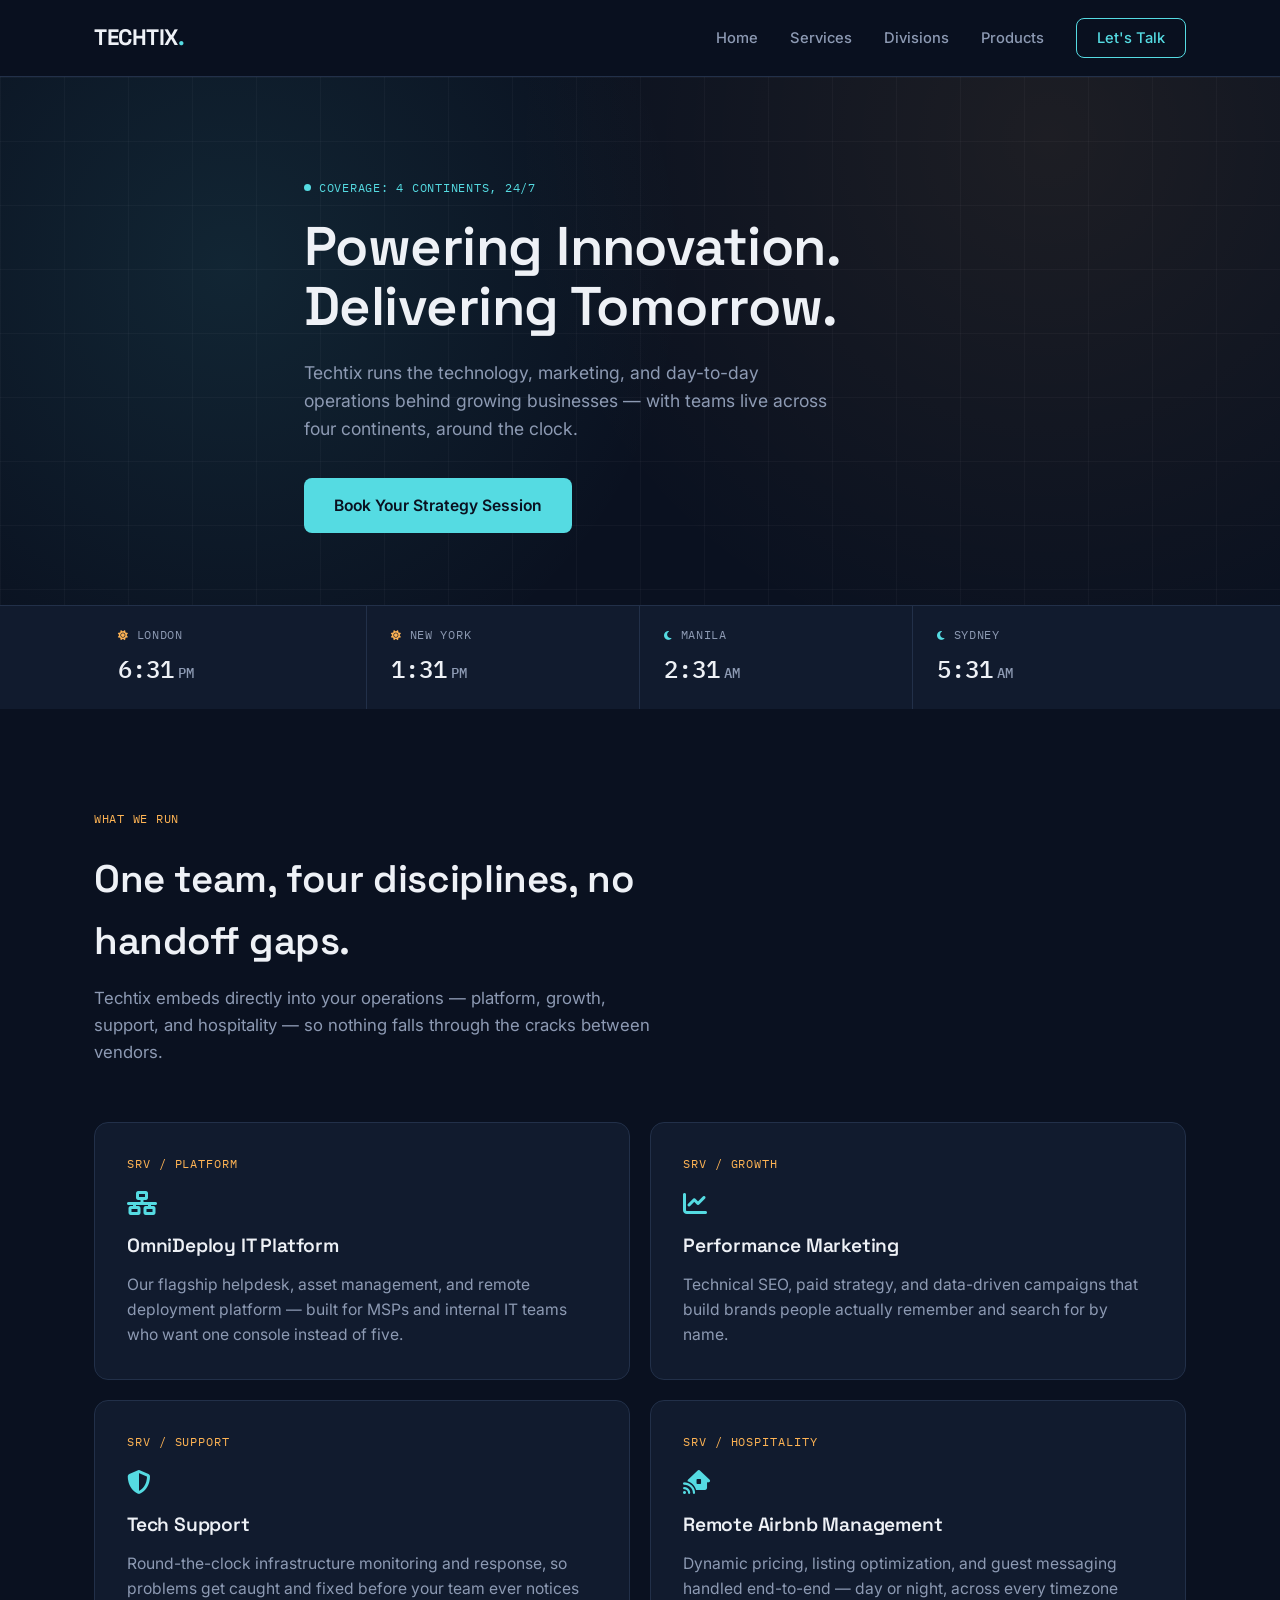
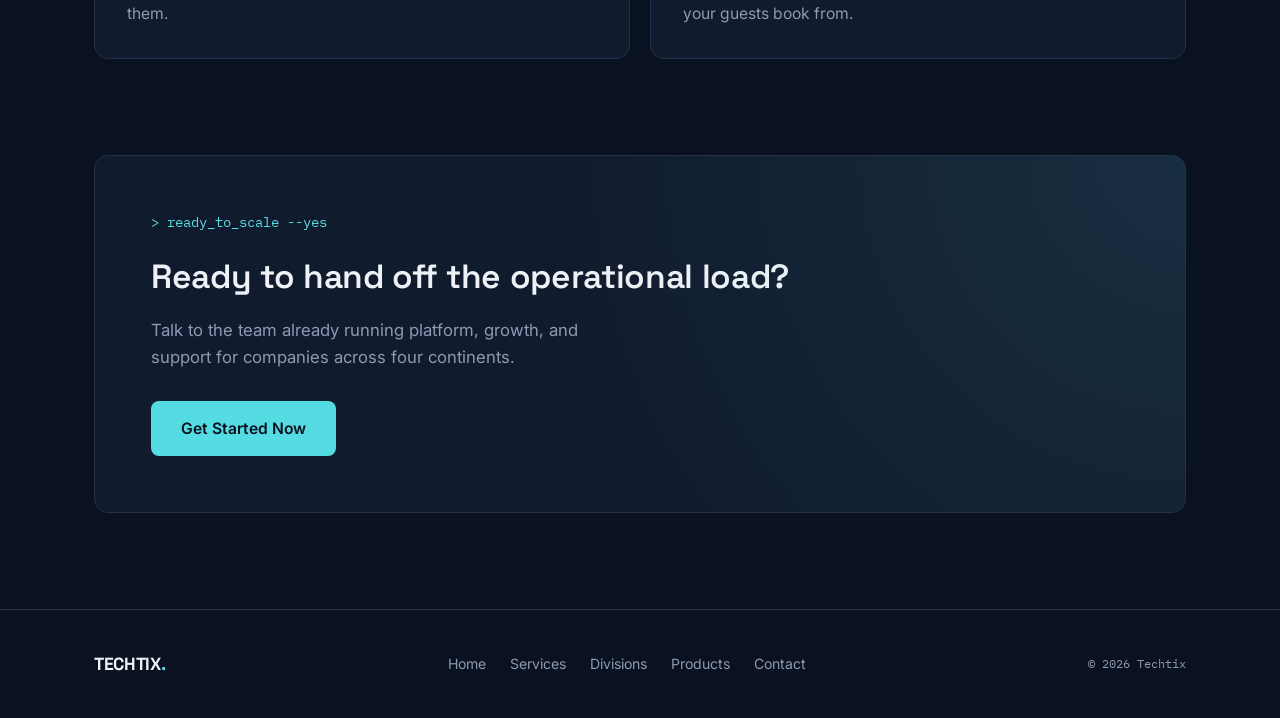
<file: index.html>
<!DOCTYPE html>
<html lang="en">

<head>
    <meta charset="UTF-8">
    <meta name="viewport" content="width=device-width, initial-scale=1.0">
    <title>Techtix | Powering Innovation</title>
    <link rel="preconnect" href="https://fonts.googleapis.com">
    <link rel="preconnect" href="https://fonts.gstatic.com" crossorigin>
    <link
        href="https://fonts.googleapis.com/css2?family=Space+Grotesk:wght@500;600;700&family=Inter:wght@400;500;600&family=IBM+Plex+Mono:wght@400;500&display=swap"
        rel="stylesheet">
    <link rel="stylesheet" href="https://cdnjs.cloudflare.com/ajax/libs/font-awesome/6.4.0/css/all.min.css">
    <style>
        :root {
            --ink: #0a1120;
            --panel: #111b2e;
            --panel-hi: #16233a;
            --border: #223049;
            --fog: #8d9ab3;
            --paper: #eef1f6;
            --cyan: #55dbe2;
            --amber: #ffb454;
            --radius: 14px;
            --max: 1140px;
        }

        * {
            margin: 0;
            padding: 0;
            box-sizing: border-box;
        }

        html {
            scroll-behavior: smooth;
        }

        body {
            background: var(--ink);
            color: var(--paper);
            font-family: 'Inter', sans-serif;
            line-height: 1.6;
            -webkit-font-smoothing: antialiased;
        }

        a {
            color: inherit;
            text-decoration: none;
        }

        .container {
            max-width: var(--max);
            margin: 0 auto;
            padding: 0 24px;
        }

        h1,
        h2,
        h3 {
            font-family: 'Space Grotesk', sans-serif;
            font-weight: 600;
            letter-spacing: -0.01em;
        }

        .mono {
            font-family: 'IBM Plex Mono', monospace;
        }

        a:focus-visible,
        button:focus-visible {
            outline: 2px solid var(--cyan);
            outline-offset: 3px;
            border-radius: 4px;
        }

        /* ---------- header ---------- */

        #main-header {
            position: sticky;
            top: 0;
            z-index: 50;
            background: rgba(10, 17, 32, 0.85);
            backdrop-filter: blur(10px);
            border-bottom: 1px solid var(--border);
            transition: transform 0.35s ease;
        }

        .nav-container {
            display: flex;
            align-items: center;
            justify-content: space-between;
            height: 76px;
        }

        .logo strong {
            font-family: 'Space Grotesk', sans-serif;
            font-size: 1.4rem;
            letter-spacing: -0.02em;
            color: var(--paper);
        }

        .logo strong span {
            color: var(--cyan);
        }

        .nav-links {
            display: flex;
            align-items: center;
            gap: 32px;
            list-style: none;
        }

        .nav-links a {
            font-size: 0.92rem;
            font-weight: 500;
            color: var(--fog);
            transition: color 0.2s ease;
        }

        .nav-links a:hover {
            color: var(--paper);
        }

        .btn-nav {
            padding: 10px 20px !important;
            border: 1px solid var(--cyan);
            border-radius: 8px;
            color: var(--cyan) !important;
        }

        .btn-nav:hover {
            background: var(--cyan);
            color: var(--ink) !important;
        }

        /* ---------- hero ---------- */

        .hero {
            position: relative;
            padding: 96px 0 0;
            overflow: hidden;
            background-image:
                radial-gradient(circle at 18% 30%, rgba(85, 219, 226, 0.10), transparent 40%),
                radial-gradient(circle at 82% 10%, rgba(255, 180, 84, 0.08), transparent 45%),
                repeating-linear-gradient(to right, rgba(255, 255, 255, 0.03) 0, rgba(255, 255, 255, 0.03) 1px, transparent 1px, transparent 64px),
                repeating-linear-gradient(to bottom, rgba(255, 255, 255, 0.03) 0, rgba(255, 255, 255, 0.03) 1px, transparent 1px, transparent 64px);
        }

        .hero-content {
            max-width: 720px;
            padding-bottom: 72px;
        }

        .eyebrow {
            display: inline-flex;
            align-items: center;
            gap: 8px;
            font-family: 'IBM Plex Mono', monospace;
            font-size: 0.78rem;
            letter-spacing: 0.06em;
            color: var(--cyan);
            text-transform: uppercase;
            margin-bottom: 20px;
        }

        .live-dot {
            width: 7px;
            height: 7px;
            border-radius: 50%;
            background: var(--cyan);
            box-shadow: 0 0 0 0 rgba(85, 219, 226, 0.6);
            animation: pulse 2s infinite;
        }

        @keyframes pulse {
            0% {
                box-shadow: 0 0 0 0 rgba(85, 219, 226, 0.5);
            }

            70% {
                box-shadow: 0 0 0 8px rgba(85, 219, 226, 0);
            }

            100% {
                box-shadow: 0 0 0 0 rgba(85, 219, 226, 0);
            }
        }

        .hero h1 {
            font-size: clamp(2.3rem, 5vw, 3.4rem);
            line-height: 1.1;
            color: var(--paper);
            margin-bottom: 22px;
        }

        .hero p {
            color: var(--fog);
            font-size: 1.1rem;
            max-width: 540px;
            margin-bottom: 34px;
        }

        .btn-primary {
            display: inline-block;
            background: var(--cyan);
            color: var(--ink);
            font-weight: 600;
            padding: 15px 30px;
            border-radius: 8px;
            font-size: 0.98rem;
            transition: transform 0.2s ease, box-shadow 0.2s ease;
        }

        .btn-primary:hover {
            transform: translateY(-2px);
            box-shadow: 0 8px 24px rgba(85, 219, 226, 0.25);
        }

        /* ---------- coverage strip (signature element) ---------- */

        .coverage {
            position: relative;
            border-top: 1px solid var(--border);
            background: var(--panel);
        }

        .coverage-grid {
            display: grid;
            grid-template-columns: repeat(4, 1fr);
        }

        .coverage-cell {
            padding: 20px 24px;
            border-right: 1px solid var(--border);
        }

        .coverage-cell:last-child {
            border-right: none;
        }

        .coverage-city {
            display: flex;
            align-items: center;
            gap: 8px;
            font-family: 'IBM Plex Mono', monospace;
            font-size: 0.72rem;
            letter-spacing: 0.06em;
            text-transform: uppercase;
            color: var(--fog);
            margin-bottom: 6px;
        }

        .coverage-time {
            font-family: 'IBM Plex Mono', monospace;
            font-size: 1.5rem;
            font-weight: 500;
            color: var(--paper);
            font-variant-numeric: tabular-nums;
        }

        .coverage-time .ampm {
            font-size: 0.9rem;
            color: var(--fog);
            margin-left: 4px;
        }

        /* ---------- capabilities ---------- */

        .section-padding {
            padding: 96px 0;
        }

        .section-header {
            max-width: 560px;
            margin-bottom: 56px;
        }

        .section-header .eyebrow {
            color: var(--amber);
        }

        .section-header h2 {
            font-size: clamp(1.8rem, 3.5vw, 2.4rem);
            color: var(--paper);
            margin-bottom: 14px;
        }

        .section-header p {
            color: var(--fog);
            font-size: 1.05rem;
        }

        .bento-grid {
            display: grid;
            grid-template-columns: repeat(2, 1fr);
            gap: 20px;
        }

        .bento-card {
            position: relative;
            background: var(--panel);
            border: 1px solid var(--border);
            border-radius: var(--radius);
            padding: 32px;
            transition: border-color 0.25s ease, transform 0.25s ease;
        }

        .bento-card::before,
        .bento-card::after {
            content: "";
            position: absolute;
            width: 16px;
            height: 16px;
            border-color: var(--cyan);
            opacity: 0;
            transition: opacity 0.25s ease;
        }

        .bento-card::before {
            top: -1px;
            left: -1px;
            border-top: 2px solid var(--cyan);
            border-left: 2px solid var(--cyan);
            border-top-left-radius: 6px;
        }

        .bento-card::after {
            bottom: -1px;
            right: -1px;
            border-bottom: 2px solid var(--cyan);
            border-right: 2px solid var(--cyan);
            border-bottom-right-radius: 6px;
        }

        .bento-card:hover {
            transform: translateY(-3px);
            border-color: var(--border);
        }

        .bento-card:hover::before,
        .bento-card:hover::after {
            opacity: 1;
        }

        .card-code {
            font-family: 'IBM Plex Mono', monospace;
            font-size: 0.72rem;
            letter-spacing: 0.08em;
            color: var(--amber);
            text-transform: uppercase;
            display: block;
            margin-bottom: 18px;
        }

        .bento-card i {
            font-size: 1.5rem;
            color: var(--cyan);
            margin-bottom: 16px;
            display: block;
        }

        .bento-card h3 {
            font-size: 1.2rem;
            color: var(--paper);
            margin-bottom: 10px;
        }

        .bento-card p {
            color: var(--fog);
            font-size: 0.98rem;
        }

        /* ---------- cta ---------- */

        .cta-block {
            position: relative;
            background: var(--panel);
            border: 1px solid var(--border);
            border-radius: var(--radius);
            padding: 56px;
            margin-bottom: 96px;
            overflow: hidden;
        }

        .cta-block::before {
            content: "";
            position: absolute;
            inset: 0;
            background: radial-gradient(circle at 100% 0%, rgba(85, 219, 226, 0.10), transparent 55%);
            pointer-events: none;
        }

        .cta-prompt {
            font-family: 'IBM Plex Mono', monospace;
            color: var(--cyan);
            font-size: 0.85rem;
            margin-bottom: 16px;
        }

        .cta-block h2 {
            font-size: clamp(1.7rem, 3vw, 2.1rem);
            color: var(--paper);
            margin-bottom: 14px;
        }

        .cta-block p {
            color: var(--fog);
            font-size: 1.05rem;
            margin-bottom: 30px;
            max-width: 480px;
        }

        /* ---------- footer ---------- */

        footer {
            border-top: 1px solid var(--border);
            padding: 40px 0;
        }

        .footer-row {
            display: flex;
            align-items: center;
            justify-content: space-between;
            flex-wrap: wrap;
            gap: 16px;
        }

        .footer-links {
            display: flex;
            gap: 24px;
            list-style: none;
            flex-wrap: wrap;
        }

        .footer-links a {
            font-size: 0.88rem;
            color: var(--fog);
        }

        .footer-links a:hover {
            color: var(--paper);
        }

        .footer-copy {
            font-family: 'IBM Plex Mono', monospace;
            font-size: 0.78rem;
            color: var(--fog);
        }

        /* ---------- responsive ---------- */

        @media (max-width: 860px) {
            .nav-links {
                gap: 16px;
            }

            .nav-links li:not(:last-child) {
                display: none;
            }

            .bento-grid {
                grid-template-columns: 1fr;
            }

            .coverage-grid {
                grid-template-columns: repeat(2, 1fr);
            }

            .coverage-cell:nth-child(2) {
                border-right: none;
            }

            .cta-block {
                padding: 36px 24px;
            }
        }

        @media (prefers-reduced-motion: reduce) {
            * {
                animation-duration: 0.001ms !important;
                transition-duration: 0.001ms !important;
            }
        }
    </style>
</head>

<body>

    <header id="main-header">
        <div class="container nav-container">
            <a href="index.html" class="logo">
                <strong>TECHTIX<span>.</span></strong>
            </a>
            <ul class="nav-links">
                <li><a href="index.html">Home</a></li>
                <li><a href="services.html">Services</a></li>
                <li><a href="divisions.html">Divisions</a></li>
                <li><a href="products.html">Products</a></li>
                <li><a href="contact.html" class="btn-nav">Let's Talk</a></li>
            </ul>
        </div>
    </header>

    <main>

        <section class="hero">
            <div class="container hero-content">
                <div class="eyebrow"><span class="live-dot" aria-hidden="true"></span> Coverage: 4 continents, 24/7
                </div>
                <h1>Powering Innovation.<br>Delivering Tomorrow.</h1>
                <p>Techtix runs the technology, marketing, and day-to-day operations behind growing businesses &mdash;
                    with teams live across four continents, around the clock.</p>
                <a href="contact.html" class="btn-primary">Book Your Strategy Session</a>
            </div>

            <div class="coverage">
                <div class="container">
                    <div class="coverage-grid" id="coverage-grid">
                        <div class="coverage-cell" data-tz="Europe/London">
                            <div class="coverage-city"><i class="fas fa-circle" style="font-size:5px;"></i>London</div>
                            <div class="coverage-time mono">--:--</div>
                        </div>
                        <div class="coverage-cell" data-tz="America/New_York">
                            <div class="coverage-city"><i class="fas fa-circle" style="font-size:5px;"></i>New York
                            </div>
                            <div class="coverage-time mono">--:--</div>
                        </div>
                        <div class="coverage-cell" data-tz="Asia/Manila">
                            <div class="coverage-city"><i class="fas fa-circle" style="font-size:5px;"></i>Manila</div>
                            <div class="coverage-time mono">--:--</div>
                        </div>
                        <div class="coverage-cell" data-tz="Australia/Sydney">
                            <div class="coverage-city"><i class="fas fa-circle" style="font-size:5px;"></i>Sydney</div>
                            <div class="coverage-time mono">--:--</div>
                        </div>
                    </div>
                </div>
            </div>
        </section>

        <section class="section-padding">
            <div class="container">
                <div class="section-header">
                    <div class="eyebrow">What we run</div>
                    <h2>One team, four disciplines, no handoff gaps.</h2>
                    <p>Techtix embeds directly into your operations &mdash; platform, growth, support, and hospitality
                        &mdash; so nothing falls through the cracks between vendors.</p>
                </div>

                <div class="bento-grid">
                    <div class="bento-card">
                        <span class="card-code">SRV / PLATFORM</span>
                        <i class="fas fa-network-wired"></i>
                        <h3>OmniDeploy IT Platform</h3>
                        <p>Our flagship helpdesk, asset management, and remote deployment platform &mdash; built for
                            MSPs and internal IT teams who want one console instead of five.</p>
                    </div>

                    <div class="bento-card">
                        <span class="card-code">SRV / GROWTH</span>
                        <i class="fas fa-chart-line"></i>
                        <h3>Performance Marketing</h3>
                        <p>Technical SEO, paid strategy, and data-driven campaigns that build brands people actually
                            remember and search for by name.</p>
                    </div>

                    <div class="bento-card">
                        <span class="card-code">SRV / SUPPORT</span>
                        <i class="fas fa-shield-alt"></i>
                        <h3>Tech Support</h3>
                        <p>Round-the-clock infrastructure monitoring and response, so problems get caught and fixed
                            before your team ever notices them.</p>
                    </div>

                    <div class="bento-card">
                        <span class="card-code">SRV / HOSPITALITY</span>
                        <i class="fas fa-house-signal"></i>
                        <h3>Remote Airbnb Management</h3>
                        <p>Dynamic pricing, listing optimization, and guest messaging handled end-to-end &mdash; day or
                            night, across every timezone your guests book from.</p>
                    </div>
                </div>
            </div>
        </section>

        <section class="container">
            <div class="cta-block">
                <div class="cta-prompt">&gt; ready_to_scale --yes</div>
                <h2>Ready to hand off the operational load?</h2>
                <p>Talk to the team already running platform, growth, and support for companies across four continents.
                </p>
                <a href="contact.html" class="btn-primary">Get Started Now</a>
            </div>
        </section>

    </main>

    <footer>
        <div class="container footer-row">
            <a href="index.html" class="logo"><strong style="font-size:1.1rem;">TECHTIX<span>.</span></strong></a>
            <ul class="footer-links">
                <li><a href="index.html">Home</a></li>
                <li><a href="services.html">Services</a></li>
                <li><a href="divisions.html">Divisions</a></li>
                <li><a href="products.html">Products</a></li>
                <li><a href="contact.html">Contact</a></li>
            </ul>
            <span class="footer-copy">&copy; 2026 Techtix</span>
        </div>
    </footer>

    <script>
        // header hide-on-scroll
        let lastScrollY = window.scrollY;
        const header = document.getElementById('main-header');
        window.addEventListener('scroll', () => {
            if (lastScrollY < window.scrollY && window.scrollY > 100) {
                header.style.transform = 'translateY(-100%)';
            } else {
                header.style.transform = 'translateY(0)';
            }
            lastScrollY = window.scrollY;
        });

        // live coverage clocks
        function updateClocks() {
            document.querySelectorAll('.coverage-cell').forEach(cell => {
                const tz = cell.getAttribute('data-tz');
                const now = new Date();
                const fmt = new Intl.DateTimeFormat('en-US', {
                    timeZone: tz, hour: 'numeric', minute: '2-digit', hour12: true
                });
                const parts = fmt.formatToParts(now);
                const hour = parts.find(p => p.type === 'hour').value;
                const minute = parts.find(p => p.type === 'minute').value;
                const dayPeriod = parts.find(p => p.type === 'dayPeriod').value;

                const hour24Fmt = new Intl.DateTimeFormat('en-US', { timeZone: tz, hour: 'numeric', hour12: false });
                const hour24 = parseInt(hour24Fmt.format(now), 10);
                const isNight = hour24 >= 20 || hour24 < 6;
                const dotIcon = cell.querySelector('.coverage-city i');
                dotIcon.className = isNight ? 'fas fa-moon' : 'fas fa-sun';
                dotIcon.style.fontSize = '10px';
                dotIcon.style.color = isNight ? 'var(--cyan)' : 'var(--amber)';

                const timeEl = cell.querySelector('.coverage-time');
                timeEl.innerHTML = `${hour}:${minute}<span class="ampm">${dayPeriod}</span>`;
            });
        }
        updateClocks();
        setInterval(updateClocks, 1000 * 30);
    </script>

</body>

</html>
</file>
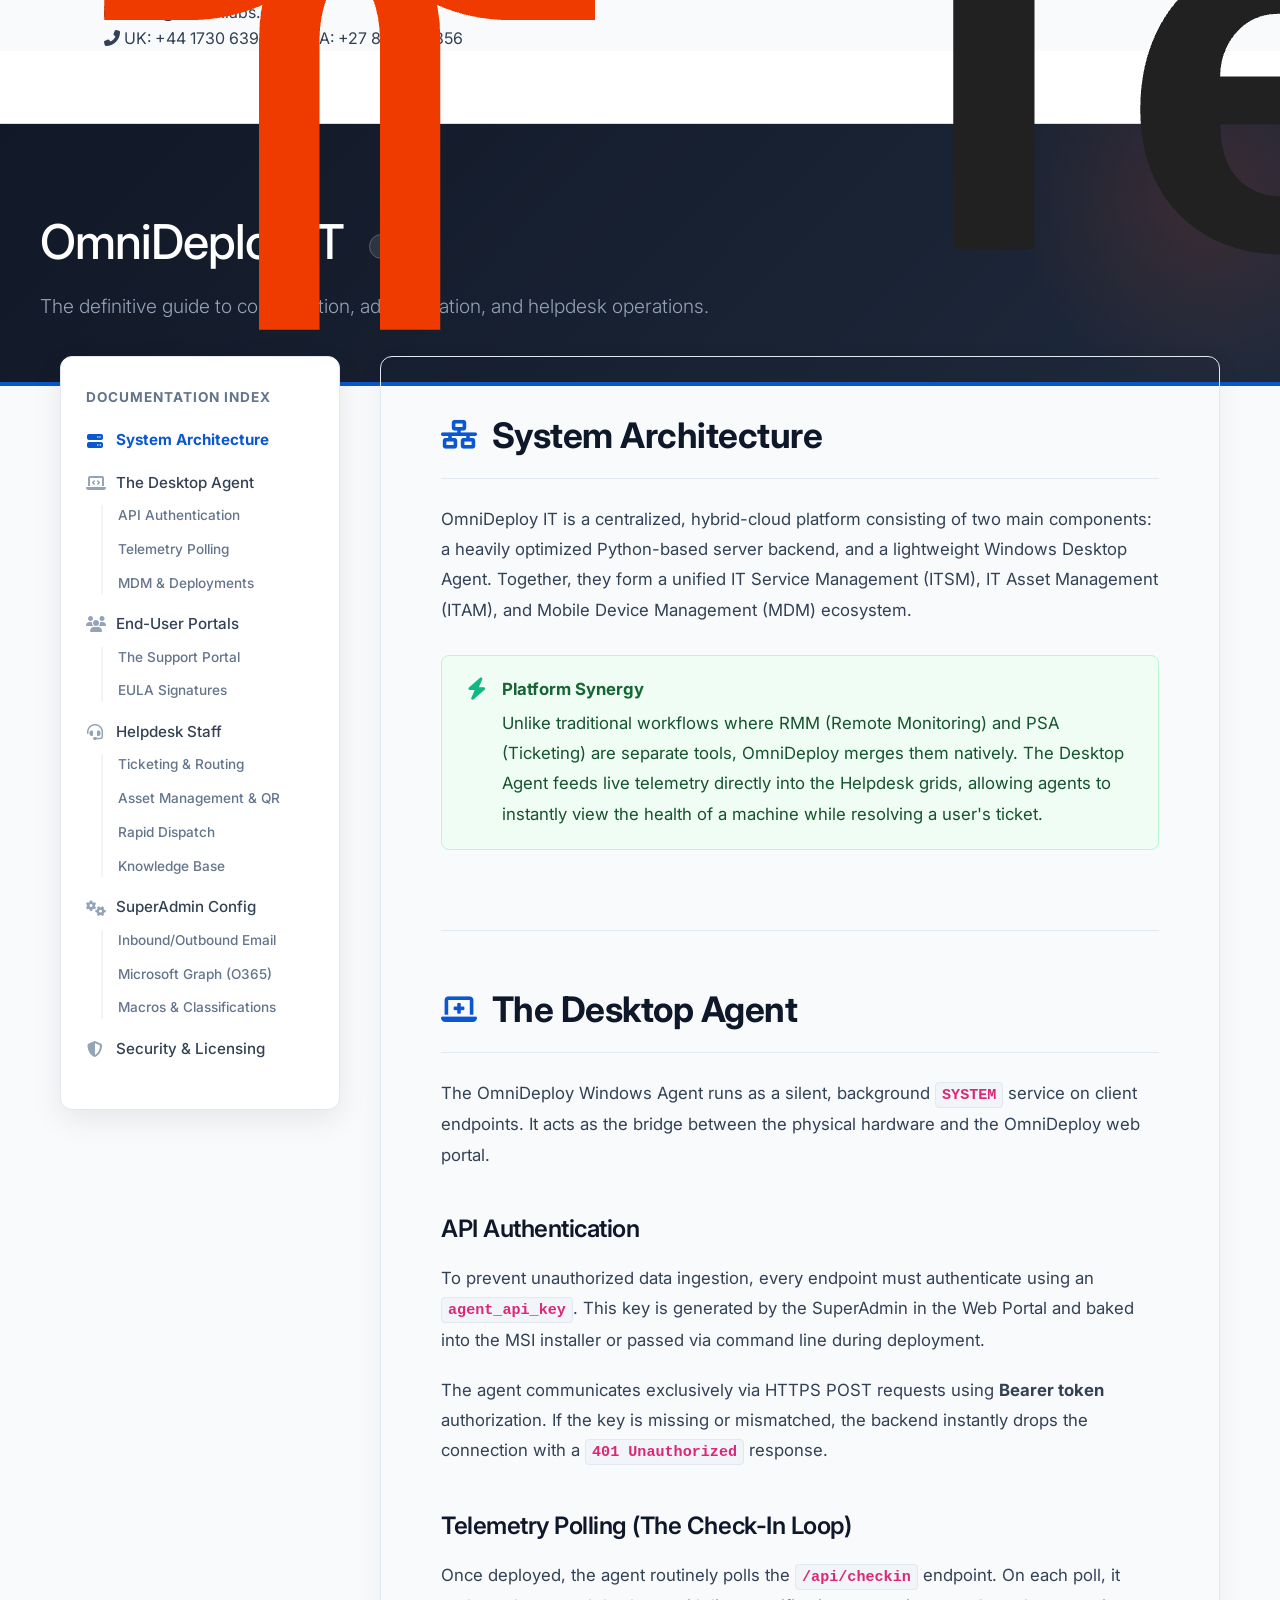
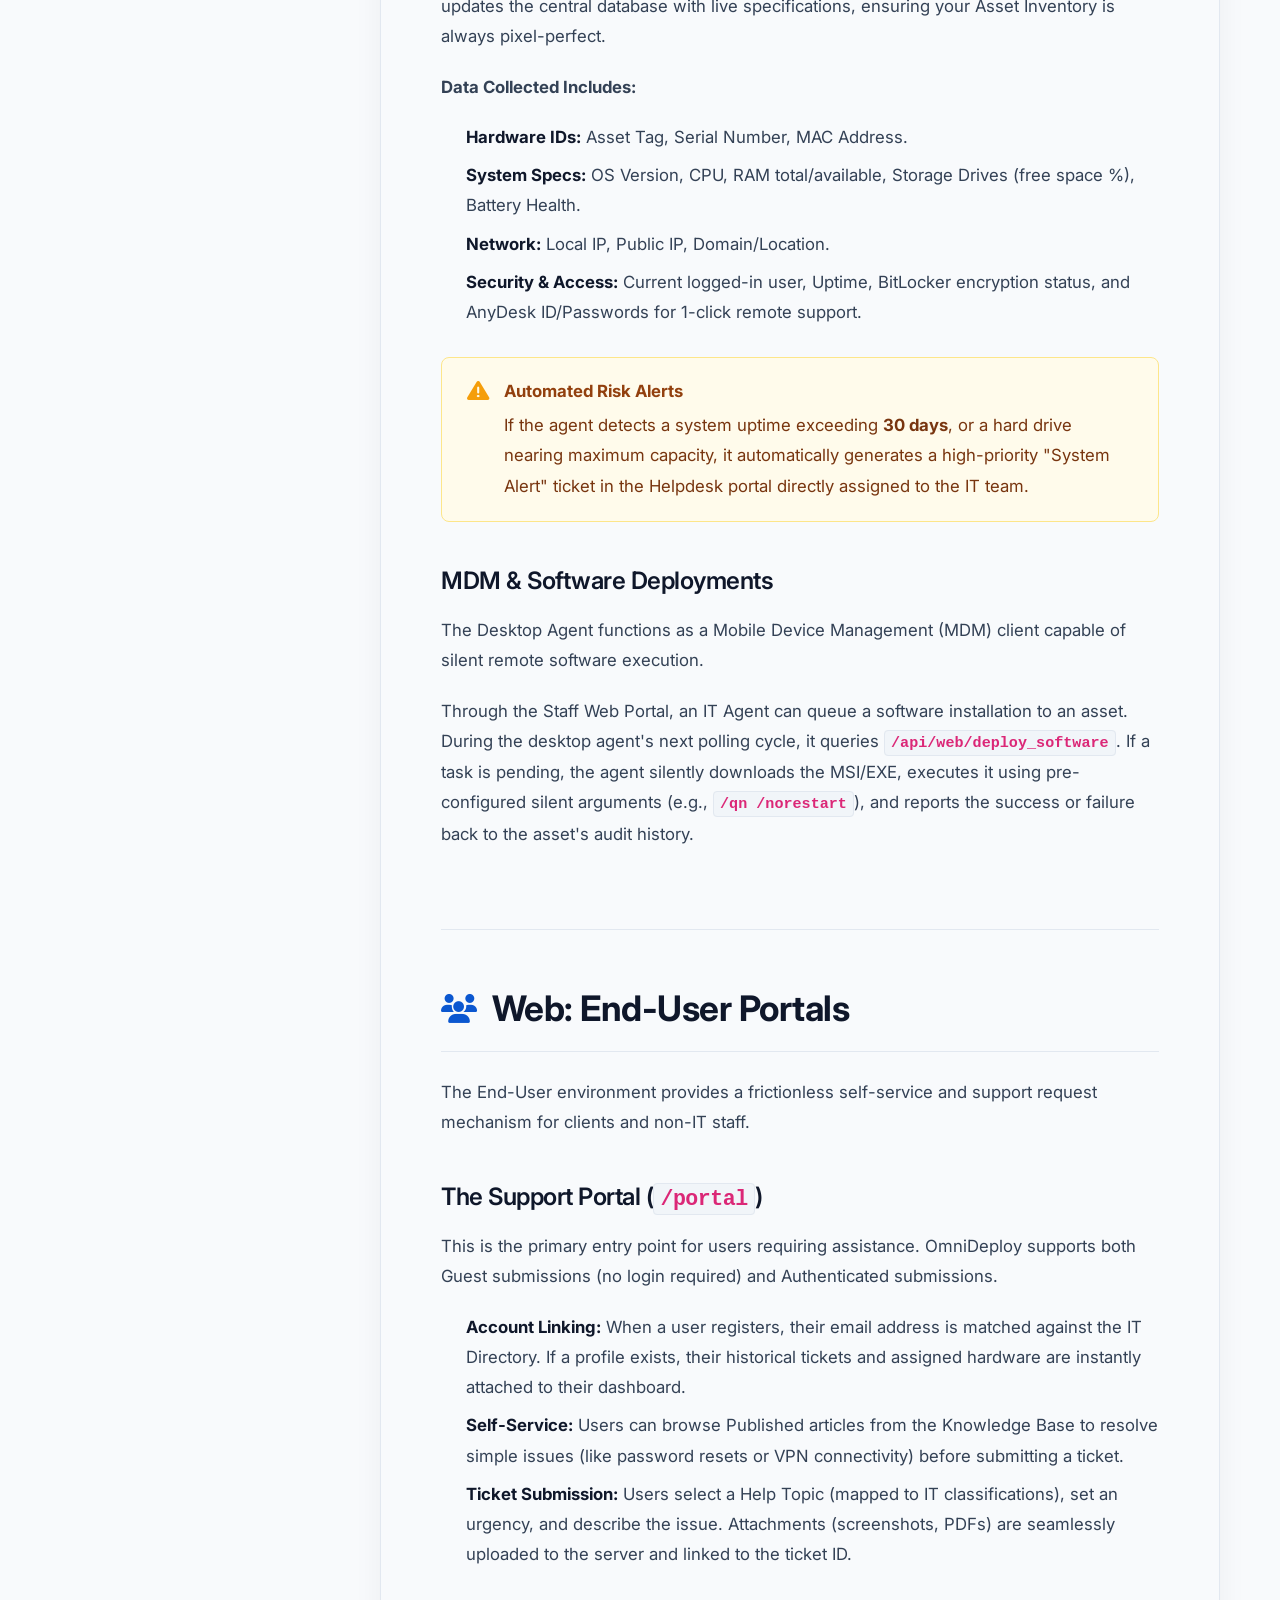
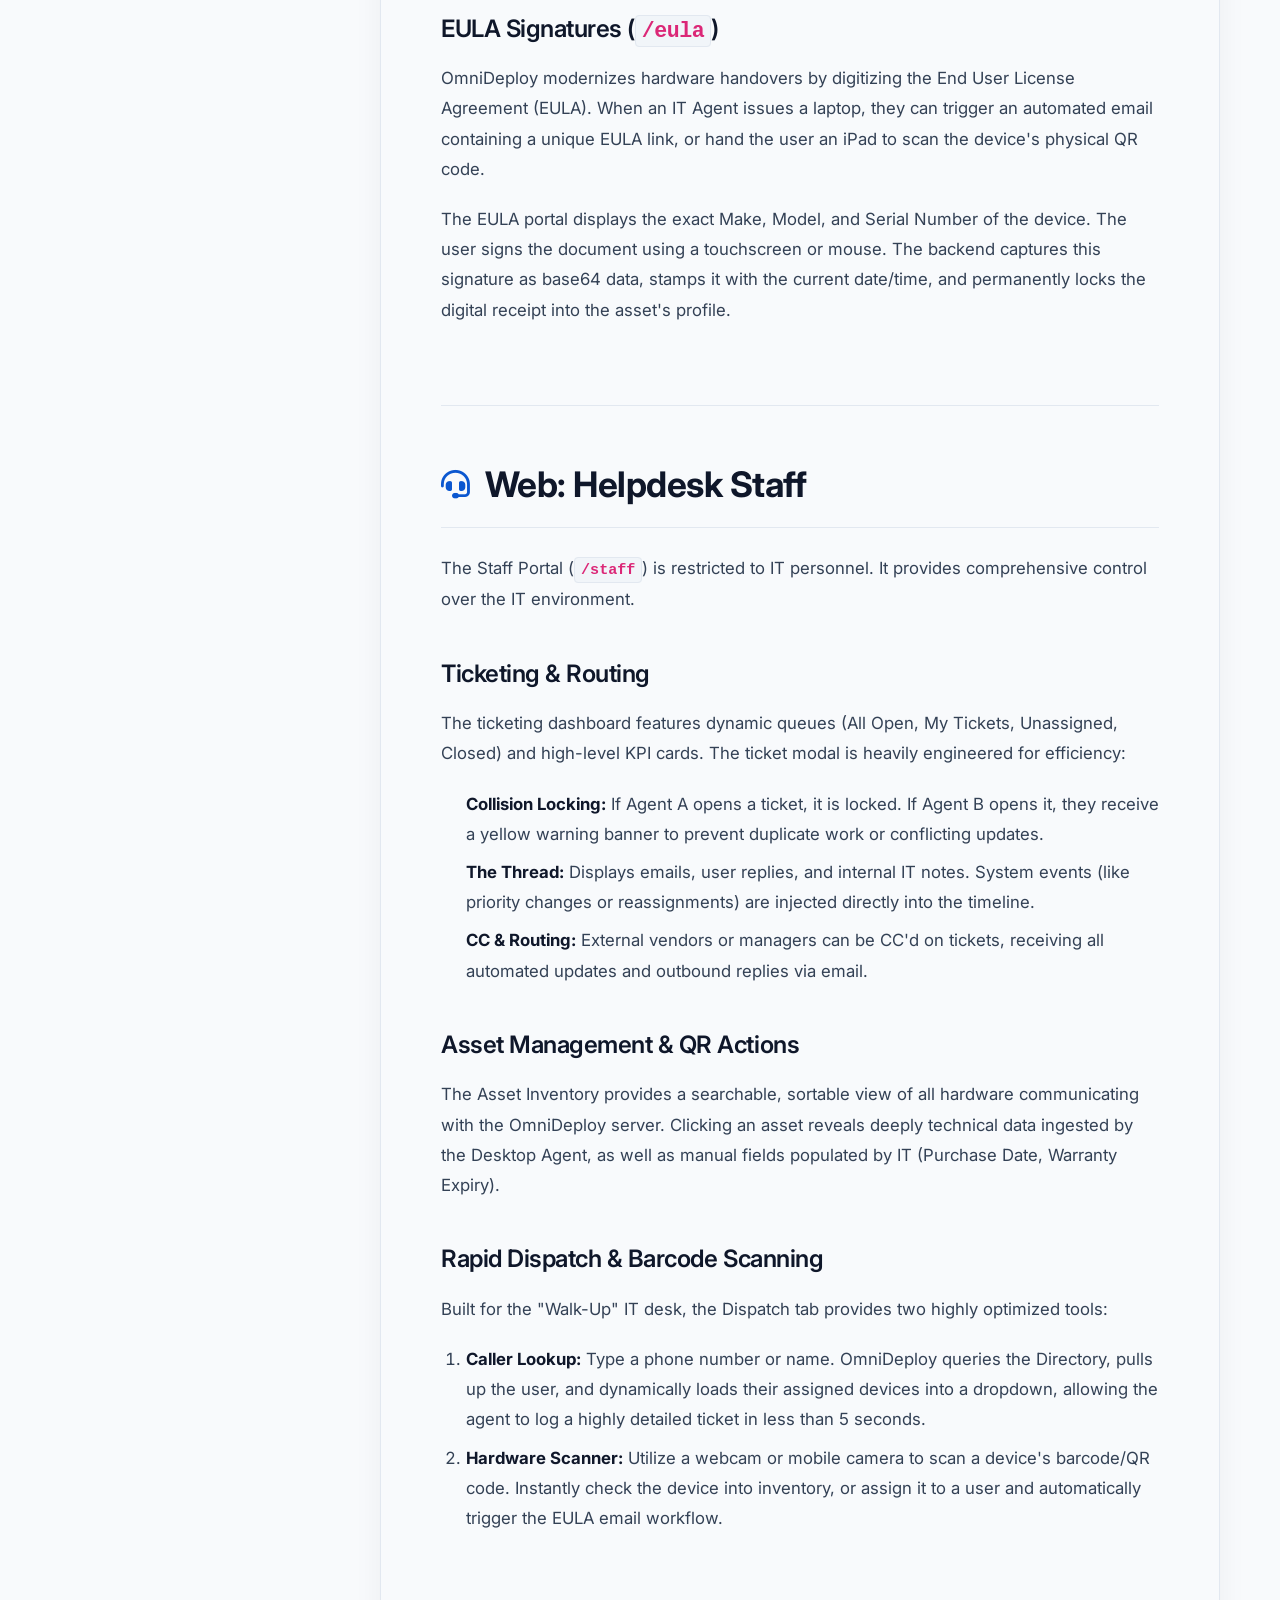
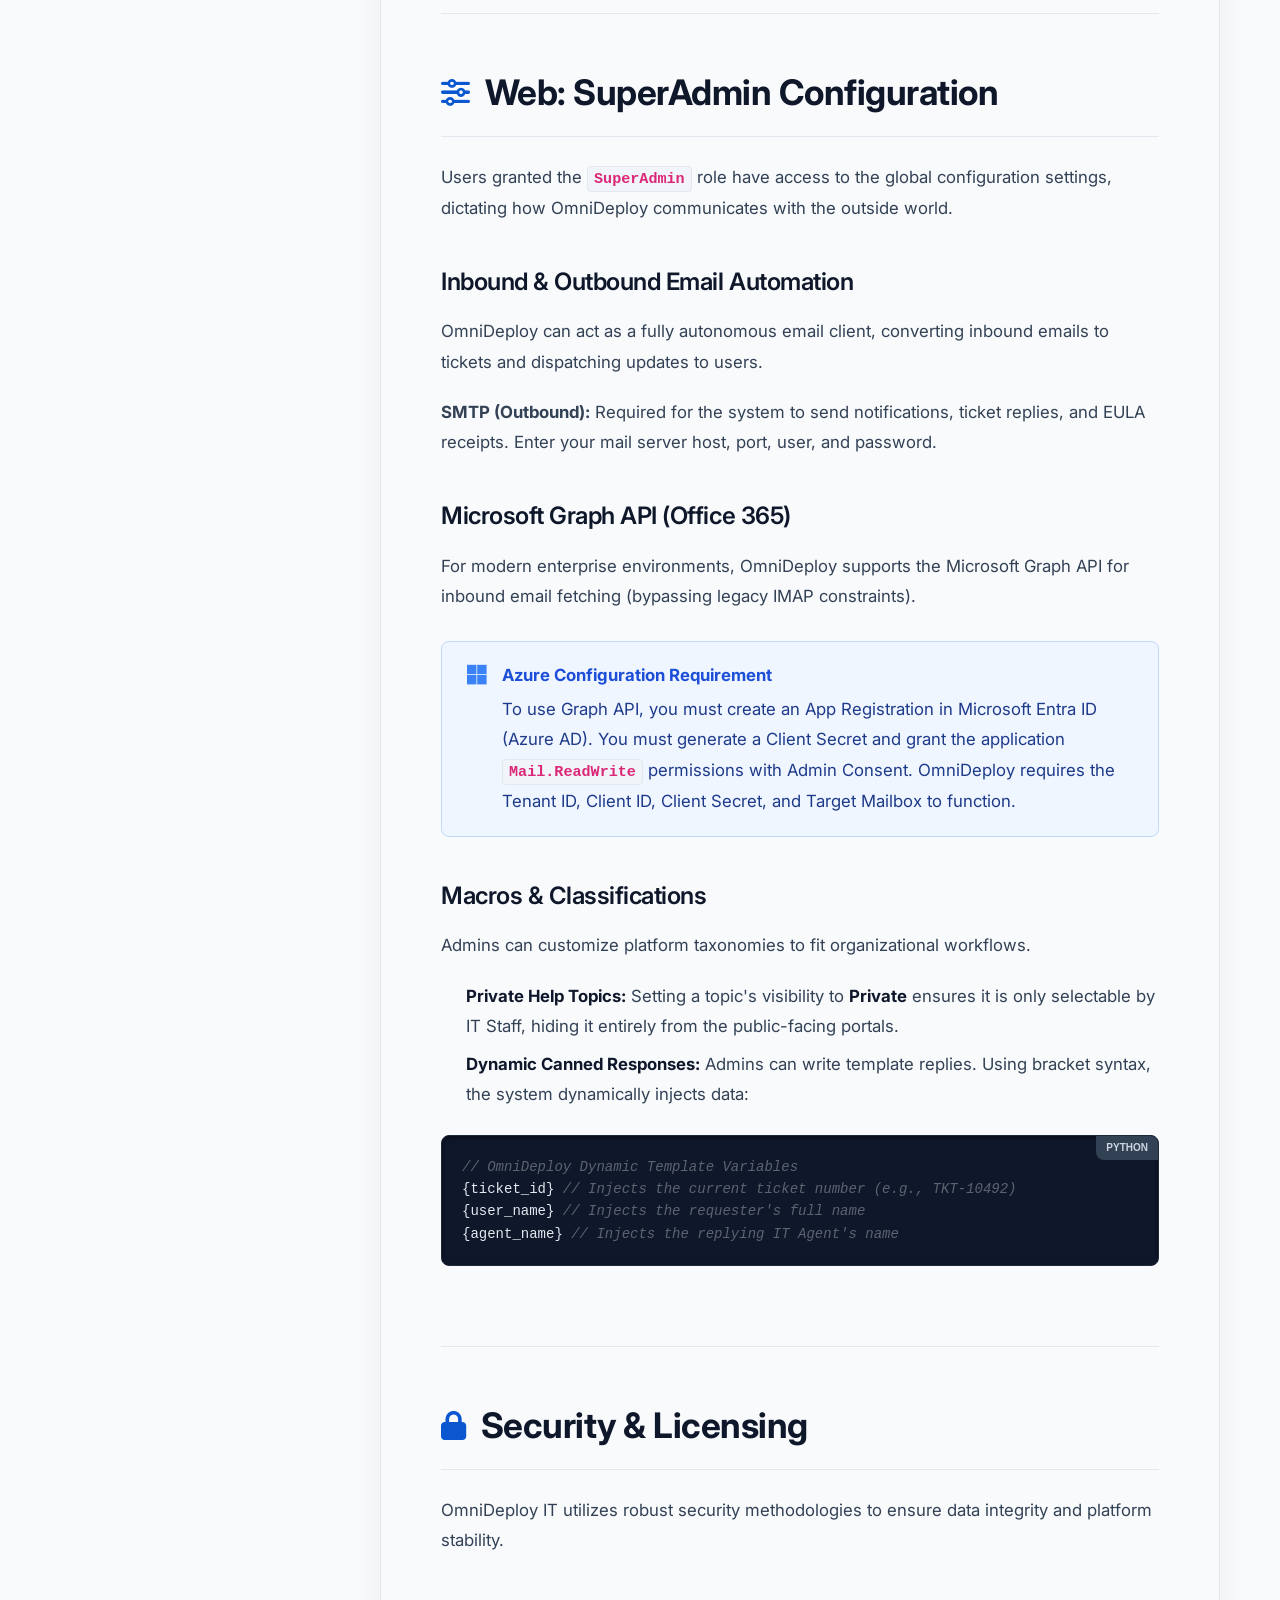
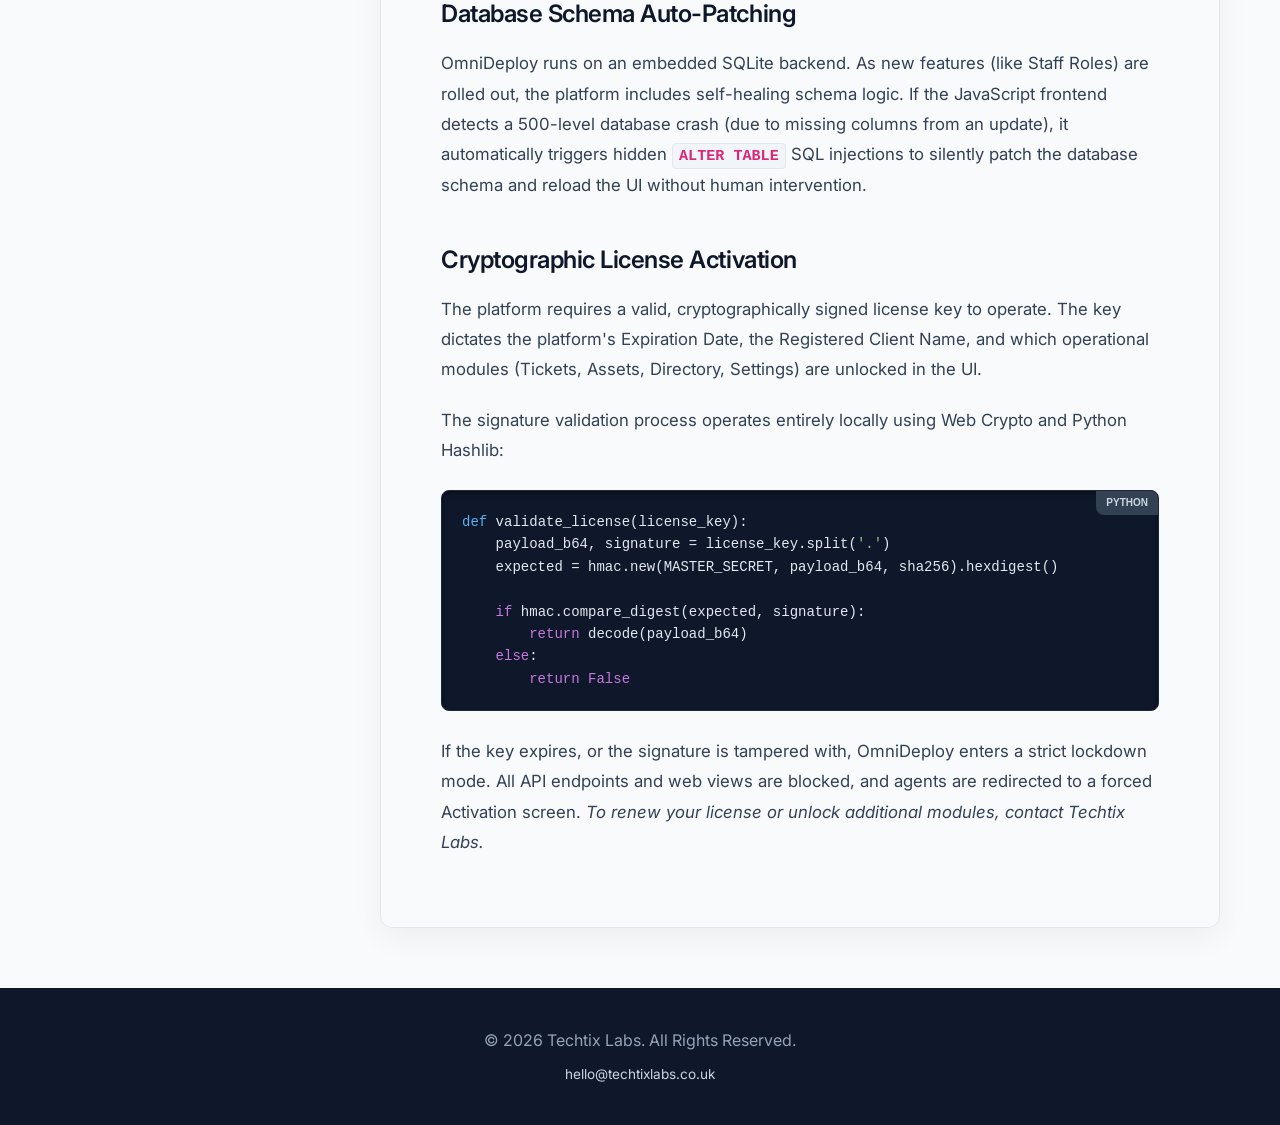
<file: documentation/omnideploy/index.html>
<!DOCTYPE html>
<html lang="en">
<head>
    <meta charset="UTF-8">
    <meta name="viewport" content="width=device-width, initial-scale=1.0">
    <title>OmniDeploy IT Documentation | Techtix Labs</title>
    <link rel="stylesheet" href="https://cdnjs.cloudflare.com/ajax/libs/font-awesome/6.4.0/css/all.min.css">
    <link rel="stylesheet" href="/styles.css"> 
    <style>
        /* --- PREMIUM DOCUMENTATION CSS OVERRIDES --- */
        :root {
            --doc-bg: #f8fafc;
            --doc-text: #334155;
            --doc-heading: #0f172a;
            --doc-border: #e2e8f0;
            --doc-sidebar-bg: #ffffff;
            --primary-light: #fff3f0;
        }

        body {
            background-color: var(--doc-bg);
            color: var(--doc-text);
            font-family: 'Inter', -apple-system, BlinkMacSystemFont, "Segoe UI", Roboto, Helvetica, Arial, sans-serif;
        }

        /* Hero Header */
        .doc-hero {
            background: linear-gradient(135deg, #111827 0%, #1e293b 100%);
            padding: 80px 20px 60px;
            color: white;
            border-bottom: 4px solid var(--primary);
            position: relative;
            overflow: hidden;
        }
        .doc-hero::after {
            content: ''; position: absolute; top: -50%; right: -10%; width: 400px; height: 400px;
            background: radial-gradient(circle, rgba(240,78,35,0.15) 0%, rgba(240,78,35,0) 70%);
            border-radius: 50%;
        }
        .doc-hero-container { max-width: 1200px; margin: 0 auto; position: relative; z-index: 2; }
        .doc-hero h1 { font-size: 3rem; margin-bottom: 10px; color: #fff; letter-spacing: -1px; }
        .doc-hero p { font-size: 1.2rem; color: #94a3b8; font-weight: 300; }
        .version-badge { background: rgba(255,255,255,0.1); color: #fff; padding: 4px 10px; border-radius: 20px; font-size: 0.8rem; vertical-align: middle; margin-left: 15px; border: 1px solid rgba(255,255,255,0.2); }

        /* Layout */
        .doc-layout { display: flex; gap: 40px; align-items: flex-start; max-width: 1200px; margin: -30px auto 60px; padding: 0 20px; position: relative; z-index: 10; }
        
        /* Sidebar */
        .doc-sidebar {
            width: 280px; flex-shrink: 0; position: sticky; top: 110px;
            background: var(--doc-sidebar-bg); padding: 30px 25px; border-radius: 12px;
            box-shadow: 0 10px 30px rgba(0,0,0,0.08); border: 1px solid var(--doc-border);
            max-height: calc(100vh - 140px); overflow-y: auto;
        }
        .doc-sidebar::-webkit-scrollbar { width: 6px; }
        .doc-sidebar::-webkit-scrollbar-thumb { background-color: #cbd5e1; border-radius: 10px; }
        .doc-sidebar h4 { color: var(--doc-heading); font-size: 0.85rem; text-transform: uppercase; letter-spacing: 1px; margin-bottom: 20px; color: #64748b; font-weight: 700; }
        .doc-sidebar ul { list-style: none; padding: 0; margin: 0; }
        .doc-sidebar > ul > li { margin-bottom: 18px; }
        .doc-sidebar ul ul { margin-left: 15px; margin-top: 10px; border-left: 2px solid #f1f5f9; padding-left: 15px; }
        .doc-sidebar ul ul li { margin-bottom: 12px; }
        .doc-sidebar ul li a { color: var(--doc-text); font-size: 0.95rem; font-weight: 500; transition: all 0.2s; display: flex; align-items: center; }
        .doc-sidebar ul ul li a { font-size: 0.85rem; color: #64748b; }
        .doc-sidebar ul li a:hover { color: var(--primary); }
        .doc-sidebar ul li a.active-link { color: var(--primary); font-weight: 700; }
        .doc-sidebar ul ul li a.active-link { position: relative; color: var(--primary); }
        .doc-sidebar ul ul li a.active-link::before { content: ''; position: absolute; left: -17px; top: 50%; transform: translateY(-50%); width: 2px; height: 16px; background: var(--primary); }
        .doc-sidebar ul li a i { margin-right: 12px; font-size: 1rem; color: #94a3b8; width: 18px; text-align: center; transition: color 0.2s; }
        .doc-sidebar ul li a:hover i, .doc-sidebar ul li a.active-link i { color: var(--primary); }

        /* Main Content */
        .doc-content { flex: 1; background: var(--white); padding: 50px 60px; border-radius: 12px; box-shadow: 0 10px 30px rgba(0,0,0,0.05); border: 1px solid var(--doc-border); }
        .doc-section { margin-bottom: 80px; }
        .doc-section:last-child { margin-bottom: 0; }
        .doc-section h2 { color: var(--doc-heading); font-size: 2.2rem; margin-bottom: 25px; padding-bottom: 15px; border-bottom: 1px solid var(--doc-border); font-weight: 700; letter-spacing: -0.5px; display: flex; align-items: center; gap: 15px; }
        .doc-section h2 i { color: var(--primary); font-size: 1.8rem; }
        .doc-section h3 { color: var(--doc-heading); font-size: 1.5rem; margin-top: 40px; margin-bottom: 15px; font-weight: 600; }
        .doc-section h4 { color: var(--doc-text); font-size: 1.1rem; margin-top: 30px; margin-bottom: 10px; font-weight: 600; text-transform: uppercase; letter-spacing: 0.5px; font-size: 0.9rem; }
        .doc-section p { margin-bottom: 20px; line-height: 1.8; font-size: 1.05rem; }
        .doc-section ul, .doc-section ol { margin-bottom: 25px; padding-left: 25px; line-height: 1.8; font-size: 1.05rem; color: var(--doc-text); }
        .doc-section li { margin-bottom: 8px; }
        .doc-section li strong { color: var(--doc-heading); }

        /* Inline Code */
        code { background: #f1f5f9; color: #db2777; padding: 3px 6px; border-radius: 4px; font-family: 'Courier New', Courier, monospace; font-size: 0.9em; font-weight: 600; border: 1px solid #e2e8f0; }

        /* Code Blocks */
        .code-block { background: #0f172a; color: #e2e8f0; padding: 20px; border-radius: 8px; font-family: 'Courier New', Courier, monospace; font-size: 14px; overflow-x: auto; margin: 25px 0; border: 1px solid #1e293b; line-height: 1.6; box-shadow: inset 0 2px 4px rgba(0,0,0,0.5); position: relative; }
        .code-block::before { content: 'PYTHON'; position: absolute; top: 0; right: 0; background: #334155; color: #cbd5e1; font-size: 10px; padding: 4px 10px; border-bottom-left-radius: 8px; font-family: sans-serif; font-weight: bold; }
        .code-keyword { color: #c678dd; }
        .code-string { color: #98c379; }
        .code-comment { color: #5c6370; font-style: italic; }
        .code-func { color: #61afef; }

        /* Callouts */
        .callout { padding: 20px 25px; margin: 30px 0; border-radius: 8px; display: flex; gap: 15px; align-items: flex-start; line-height: 1.6; font-size: 1rem; border: 1px solid transparent; }
        .callout i { font-size: 1.4rem; margin-top: 2px; }
        .callout-title { display: block; font-weight: 700; margin-bottom: 5px; font-size: 1.05rem; }
        .callout p:last-child { margin-bottom: 0; }
        
        .callout-info { background: #eff6ff; border-color: #bfdbfe; color: #1e3a8a; }
        .callout-info i { color: #3b82f6; }
        .callout-info .callout-title { color: #1d4ed8; }

        .callout-warning { background: #fffbeb; border-color: #fde68a; color: #78350f; }
        .callout-warning i { color: #f59e0b; }
        .callout-warning .callout-title { color: #92400e; }

        .callout-success { background: #f0fdf4; border-color: #bbf7d0; color: #14532d; }
        .callout-success i { color: #10b981; }
        .callout-success .callout-title { color: #166534; }

        /* Mobile Adjustments */
        @media (max-width: 900px) {
            .doc-layout { flex-direction: column; margin-top: 0; }
            .doc-sidebar { width: 100%; position: relative; top: 0; border-radius: 0; border-left: none; border-right: none; }
            .doc-content { padding: 30px 20px; border-radius: 0; border-left: none; border-right: none; }
            .doc-hero { padding: 60px 20px 40px; }
            .doc-hero h1 { font-size: 2.2rem; }
        }
    </style>
</head>
<body>

    <div class="top-bar">
        <div class="container">
            <div class="top-bar-info">
                <span><i class="fas fa-envelope"></i> hello@techtixlabs.co.uk</span>
            </div>
            <div class="top-bar-info">
                <span><i class="fas fa-phone-alt"></i> UK: +44 1730 639318</span>
                <span><i class="fas fa-phone-alt"></i> SA: +27 87 822 1856</span>
            </div>
        </div>
    </div>

    <header style="background: white;">
        <div class="container nav-container">
            <a href="/index.html" class="logo"><img src="/assets/logo.png" alt="Techtix Logo"></a>
            <div class="hamburger"><i class="fas fa-bars"></i></div>
            <ul class="nav-links">
                <li><a href="/index.html">Home</a></li>
                <li><a href="/services.html">Services</a></li>
                <li><a href="/products.html" class="active" style="color: var(--primary);">Products</a></li>
                <li><a href="/contact.html" class="btn-nav">Contact Us</a></li>
            </ul>
        </div>
    </header>

    <div class="doc-hero">
        <div class="doc-hero-container">
            <h1>OmniDeploy IT <span class="version-badge">v1.4.3</span></h1>
            <p>The definitive guide to configuration, administration, and helpdesk operations.</p>
        </div>
    </div>

    <div class="doc-layout">
        
        <aside class="doc-sidebar">
            <h4>Documentation Index</h4>
            <ul>
                <li><a href="#arch"><i class="fas fa-server"></i> System Architecture</a></li>
                <li>
                    <a href="#desktop"><i class="fas fa-laptop-code"></i> The Desktop Agent</a>
                    <ul>
                        <li><a href="#desktop-auth">API Authentication</a></li>
                        <li><a href="#desktop-telemetry">Telemetry Polling</a></li>
                        <li><a href="#desktop-mdm">MDM & Deployments</a></li>
                    </ul>
                </li>
                <li>
                    <a href="#web-user"><i class="fas fa-users"></i> End-User Portals</a>
                    <ul>
                        <li><a href="#user-portal">The Support Portal</a></li>
                        <li><a href="#user-eula">EULA Signatures</a></li>
                    </ul>
                </li>
                <li>
                    <a href="#web-staff"><i class="fas fa-headset"></i> Helpdesk Staff</a>
                    <ul>
                        <li><a href="#staff-tickets">Ticketing & Routing</a></li>
                        <li><a href="#staff-assets">Asset Management & QR</a></li>
                        <li><a href="#staff-dispatch">Rapid Dispatch</a></li>
                        <li><a href="#staff-kb">Knowledge Base</a></li>
                    </ul>
                </li>
                <li>
                    <a href="#web-admin"><i class="fas fa-cogs"></i> SuperAdmin Config</a>
                    <ul>
                        <li><a href="#admin-email">Inbound/Outbound Email</a></li>
                        <li><a href="#admin-graph">Microsoft Graph (O365)</a></li>
                        <li><a href="#admin-class">Macros & Classifications</a></li>
                    </ul>
                </li>
                <li><a href="#security"><i class="fas fa-shield-alt"></i> Security & Licensing</a></li>
            </ul>
        </aside>

        <div class="doc-content">
            
            <div id="arch" class="doc-section">
                <h2><i class="fas fa-network-wired"></i> System Architecture</h2>
                <p>OmniDeploy IT is a centralized, hybrid-cloud platform consisting of two main components: a heavily optimized Python-based server backend, and a lightweight Windows Desktop Agent. Together, they form a unified IT Service Management (ITSM), IT Asset Management (ITAM), and Mobile Device Management (MDM) ecosystem.</p>
                
                <div class="callout callout-success">
                    <i class="fas fa-bolt"></i>
                    <div>
                        <span class="callout-title">Platform Synergy</span>
                        <p>Unlike traditional workflows where RMM (Remote Monitoring) and PSA (Ticketing) are separate tools, OmniDeploy merges them natively. The Desktop Agent feeds live telemetry directly into the Helpdesk grids, allowing agents to instantly view the health of a machine while resolving a user's ticket.</p>
                    </div>
                </div>
            </div>

            <hr style="border: 0; border-top: 1px solid #e2e8f0; margin: 50px 0;">

            <div id="desktop" class="doc-section">
                <h2><i class="fas fa-laptop-medical"></i> The Desktop Agent</h2>
                <p>The OmniDeploy Windows Agent runs as a silent, background <code>SYSTEM</code> service on client endpoints. It acts as the bridge between the physical hardware and the OmniDeploy web portal.</p>
                
                <h3 id="desktop-auth">API Authentication</h3>
                <p>To prevent unauthorized data ingestion, every endpoint must authenticate using an <code>agent_api_key</code>. This key is generated by the SuperAdmin in the Web Portal and baked into the MSI installer or passed via command line during deployment.</p>
                <p>The agent communicates exclusively via HTTPS POST requests using <strong>Bearer token</strong> authorization. If the key is missing or mismatched, the backend instantly drops the connection with a <code>401 Unauthorized</code> response.</p>

                <h3 id="desktop-telemetry">Telemetry Polling (The Check-In Loop)</h3>
                <p>Once deployed, the agent routinely polls the <code>/api/checkin</code> endpoint. On each poll, it updates the central database with live specifications, ensuring your Asset Inventory is always pixel-perfect.</p>
                <p><strong>Data Collected Includes:</strong></p>
                <ul>
                    <li><strong>Hardware IDs:</strong> Asset Tag, Serial Number, MAC Address.</li>
                    <li><strong>System Specs:</strong> OS Version, CPU, RAM total/available, Storage Drives (free space %), Battery Health.</li>
                    <li><strong>Network:</strong> Local IP, Public IP, Domain/Location.</li>
                    <li><strong>Security & Access:</strong> Current logged-in user, Uptime, BitLocker encryption status, and AnyDesk ID/Passwords for 1-click remote support.</li>
                </ul>

                <div class="callout callout-warning">
                    <i class="fas fa-exclamation-triangle"></i>
                    <div>
                        <span class="callout-title">Automated Risk Alerts</span>
                        <p>If the agent detects a system uptime exceeding <strong>30 days</strong>, or a hard drive nearing maximum capacity, it automatically generates a high-priority "System Alert" ticket in the Helpdesk portal directly assigned to the IT team.</p>
                    </div>
                </div>

                <h3 id="desktop-mdm">MDM & Software Deployments</h3>
                <p>The Desktop Agent functions as a Mobile Device Management (MDM) client capable of silent remote software execution.</p>
                <p>Through the Staff Web Portal, an IT Agent can queue a software installation to an asset. During the desktop agent's next polling cycle, it queries <code>/api/web/deploy_software</code>. If a task is pending, the agent silently downloads the MSI/EXE, executes it using pre-configured silent arguments (e.g., <code>/qn /norestart</code>), and reports the success or failure back to the asset's audit history.</p>
            </div>

            <hr style="border: 0; border-top: 1px solid #e2e8f0; margin: 50px 0;">

            <div id="web-user" class="doc-section">
                <h2><i class="fas fa-users"></i> Web: End-User Portals</h2>
                <p>The End-User environment provides a frictionless self-service and support request mechanism for clients and non-IT staff.</p>
                
                <h3 id="user-portal">The Support Portal (<code>/portal</code>)</h3>
                <p>This is the primary entry point for users requiring assistance. OmniDeploy supports both Guest submissions (no login required) and Authenticated submissions.</p>
                <ul>
                    <li><strong>Account Linking:</strong> When a user registers, their email address is matched against the IT Directory. If a profile exists, their historical tickets and assigned hardware are instantly attached to their dashboard.</li>
                    <li><strong>Self-Service:</strong> Users can browse Published articles from the Knowledge Base to resolve simple issues (like password resets or VPN connectivity) before submitting a ticket.</li>
                    <li><strong>Ticket Submission:</strong> Users select a Help Topic (mapped to IT classifications), set an urgency, and describe the issue. Attachments (screenshots, PDFs) are seamlessly uploaded to the server and linked to the ticket ID.</li>
                </ul>

                <h3 id="user-eula">EULA Signatures (<code>/eula</code>)</h3>
                <p>OmniDeploy modernizes hardware handovers by digitizing the End User License Agreement (EULA). When an IT Agent issues a laptop, they can trigger an automated email containing a unique EULA link, or hand the user an iPad to scan the device's physical QR code.</p>
                <p>The EULA portal displays the exact Make, Model, and Serial Number of the device. The user signs the document using a touchscreen or mouse. The backend captures this signature as base64 data, stamps it with the current date/time, and permanently locks the digital receipt into the asset's profile.</p>
            </div>

            <hr style="border: 0; border-top: 1px solid #e2e8f0; margin: 50px 0;">

            <div id="web-staff" class="doc-section">
                <h2><i class="fas fa-headset"></i> Web: Helpdesk Staff</h2>
                <p>The Staff Portal (<code>/staff</code>) is restricted to IT personnel. It provides comprehensive control over the IT environment.</p>

                <h3 id="staff-tickets">Ticketing & Routing</h3>
                <p>The ticketing dashboard features dynamic queues (All Open, My Tickets, Unassigned, Closed) and high-level KPI cards. The ticket modal is heavily engineered for efficiency:</p>
                <ul>
                    <li><strong>Collision Locking:</strong> If Agent A opens a ticket, it is locked. If Agent B opens it, they receive a yellow warning banner to prevent duplicate work or conflicting updates.</li>
                    <li><strong>The Thread:</strong> Displays emails, user replies, and internal IT notes. System events (like priority changes or reassignments) are injected directly into the timeline.</li>
                    <li><strong>CC & Routing:</strong> External vendors or managers can be CC'd on tickets, receiving all automated updates and outbound replies via email.</li>
                </ul>

                <h3 id="staff-assets">Asset Management & QR Actions</h3>
                <p>The Asset Inventory provides a searchable, sortable view of all hardware communicating with the OmniDeploy server. Clicking an asset reveals deeply technical data ingested by the Desktop Agent, as well as manual fields populated by IT (Purchase Date, Warranty Expiry).</p>

                <h3 id="staff-dispatch">Rapid Dispatch & Barcode Scanning</h3>
                <p>Built for the "Walk-Up" IT desk, the Dispatch tab provides two highly optimized tools:</p>
                <ol>
                    <li><strong>Caller Lookup:</strong> Type a phone number or name. OmniDeploy queries the Directory, pulls up the user, and dynamically loads their assigned devices into a dropdown, allowing the agent to log a highly detailed ticket in less than 5 seconds.</li>
                    <li><strong>Hardware Scanner:</strong> Utilize a webcam or mobile camera to scan a device's barcode/QR code. Instantly check the device into inventory, or assign it to a user and automatically trigger the EULA email workflow.</li>
                </ol>
            </div>

            <hr style="border: 0; border-top: 1px solid #e2e8f0; margin: 50px 0;">

            <div id="web-admin" class="doc-section">
                <h2><i class="fas fa-sliders-h"></i> Web: SuperAdmin Configuration</h2>
                <p>Users granted the <code>SuperAdmin</code> role have access to the global configuration settings, dictating how OmniDeploy communicates with the outside world.</p>

                <h3 id="admin-email">Inbound & Outbound Email Automation</h3>
                <p>OmniDeploy can act as a fully autonomous email client, converting inbound emails to tickets and dispatching updates to users.</p>
                <p><strong>SMTP (Outbound):</strong> Required for the system to send notifications, ticket replies, and EULA receipts. Enter your mail server host, port, user, and password.</p>

                <h3 id="admin-graph">Microsoft Graph API (Office 365)</h3>
                <p>For modern enterprise environments, OmniDeploy supports the Microsoft Graph API for inbound email fetching (bypassing legacy IMAP constraints).</p>
                <div class="callout callout-info">
                    <i class="fab fa-microsoft"></i>
                    <div>
                        <span class="callout-title">Azure Configuration Requirement</span>
                        <p>To use Graph API, you must create an App Registration in Microsoft Entra ID (Azure AD). You must generate a Client Secret and grant the application <code>Mail.ReadWrite</code> permissions with Admin Consent. OmniDeploy requires the Tenant ID, Client ID, Client Secret, and Target Mailbox to function.</p>
                    </div>
                </div>

                <h3 id="admin-class">Macros & Classifications</h3>
                <p>Admins can customize platform taxonomies to fit organizational workflows.</p>
                <ul>
                    <li><strong>Private Help Topics:</strong> Setting a topic's visibility to <strong>Private</strong> ensures it is only selectable by IT Staff, hiding it entirely from the public-facing portals.</li>
                    <li><strong>Dynamic Canned Responses:</strong> Admins can write template replies. Using bracket syntax, the system dynamically injects data:</li>
                </ul>
                <div class="code-block">
<span class="code-comment">// OmniDeploy Dynamic Template Variables</span><br>
{ticket_id}   <span class="code-comment">// Injects the current ticket number (e.g., TKT-10492)</span><br>
{user_name}   <span class="code-comment">// Injects the requester's full name</span><br>
{agent_name}  <span class="code-comment">// Injects the replying IT Agent's name</span>
                </div>
            </div>

            <hr style="border: 0; border-top: 1px solid #e2e8f0; margin: 50px 0;">

            <div id="security" class="doc-section">
                <h2><i class="fas fa-lock"></i> Security & Licensing</h2>
                <p>OmniDeploy IT utilizes robust security methodologies to ensure data integrity and platform stability.</p>

                <h3>Database Schema Auto-Patching</h3>
                <p>OmniDeploy runs on an embedded SQLite backend. As new features (like Staff Roles) are rolled out, the platform includes self-healing schema logic. If the JavaScript frontend detects a 500-level database crash (due to missing columns from an update), it automatically triggers hidden <code>ALTER TABLE</code> SQL injections to silently patch the database schema and reload the UI without human intervention.</p>

                <h3>Cryptographic License Activation</h3>
                <p>The platform requires a valid, cryptographically signed license key to operate. The key dictates the platform's Expiration Date, the Registered Client Name, and which operational modules (Tickets, Assets, Directory, Settings) are unlocked in the UI.</p>
                
                <p>The signature validation process operates entirely locally using Web Crypto and Python Hashlib:</p>
                <div class="code-block">
<span class="code-func">def</span> validate_license(license_key):<br>
&nbsp;&nbsp;&nbsp;&nbsp;payload_b64, signature = license_key.split(<span class="code-string">'.'</span>)<br>
&nbsp;&nbsp;&nbsp;&nbsp;expected = hmac.new(MASTER_SECRET, payload_b64, sha256).hexdigest()<br><br>
&nbsp;&nbsp;&nbsp;&nbsp;<span class="code-keyword">if</span> hmac.compare_digest(expected, signature):<br>
&nbsp;&nbsp;&nbsp;&nbsp;&nbsp;&nbsp;&nbsp;&nbsp;<span class="code-keyword">return</span> decode(payload_b64)<br>
&nbsp;&nbsp;&nbsp;&nbsp;<span class="code-keyword">else</span>:<br>
&nbsp;&nbsp;&nbsp;&nbsp;&nbsp;&nbsp;&nbsp;&nbsp;<span class="code-keyword">return</span> <span class="code-keyword">False</span>
                </div>
                
                <p>If the key expires, or the signature is tampered with, OmniDeploy enters a strict lockdown mode. All API endpoints and web views are blocked, and agents are redirected to a forced Activation screen. <em>To renew your license or unlock additional modules, contact Techtix Labs.</em></p>
            </div>

        </div>
    </div>

    <footer style="background: #0f172a; color: #94a3b8; padding: 40px 0; text-align: center;">
        <div class="container">
            <p>&copy; 2026 Techtix Labs. All Rights Reserved.</p>
            <p style="font-size: 0.85rem; margin-top: 10px;">
                <a href="mailto:hello@techtixlabs.co.uk" style="color: #cbd5e1; text-decoration: none;">hello@techtixlabs.co.uk</a>
            </p>
        </div>
    </footer>

    <script>
        // Smooth scrolling for sidebar links
        document.querySelectorAll('.doc-sidebar a').forEach(anchor => {
            anchor.addEventListener('click', function (e) {
                const targetId = this.getAttribute('href');
                if(targetId.startsWith('#')) {
                    e.preventDefault();
                    document.querySelectorAll('.doc-sidebar a').forEach(a => a.classList.remove('active-link'));
                    this.classList.add('active-link');

                    const targetElement = document.querySelector(targetId);
                    if (targetElement) {
                        window.scrollTo({
                            top: targetElement.offsetTop - 100, 
                            behavior: 'smooth'
                        });
                    }
                }
            });
        });

        // Set active link on scroll
        window.addEventListener('scroll', () => {
            let current = '';
            const sections = document.querySelectorAll('.doc-section');
            
            sections.forEach(section => {
                const sectionTop = section.offsetTop;
                if (pageYOffset >= sectionTop - 150) {
                    current = section.getAttribute('id');
                }
            });

            document.querySelectorAll('.doc-sidebar a').forEach(a => {
                a.classList.remove('active-link');
                if (a.getAttribute('href') === `#${current}`) {
                    a.classList.add('active-link');
                }
            });
        });

        // Mobile Menu Toggle
        const hamburger = document.querySelector('.hamburger');
        const navLinks = document.querySelector('.nav-links');
        if(hamburger) {
            hamburger.addEventListener('click', () => { navLinks.classList.toggle('active'); });
        }
    </script>
</body>
</html>
</file>
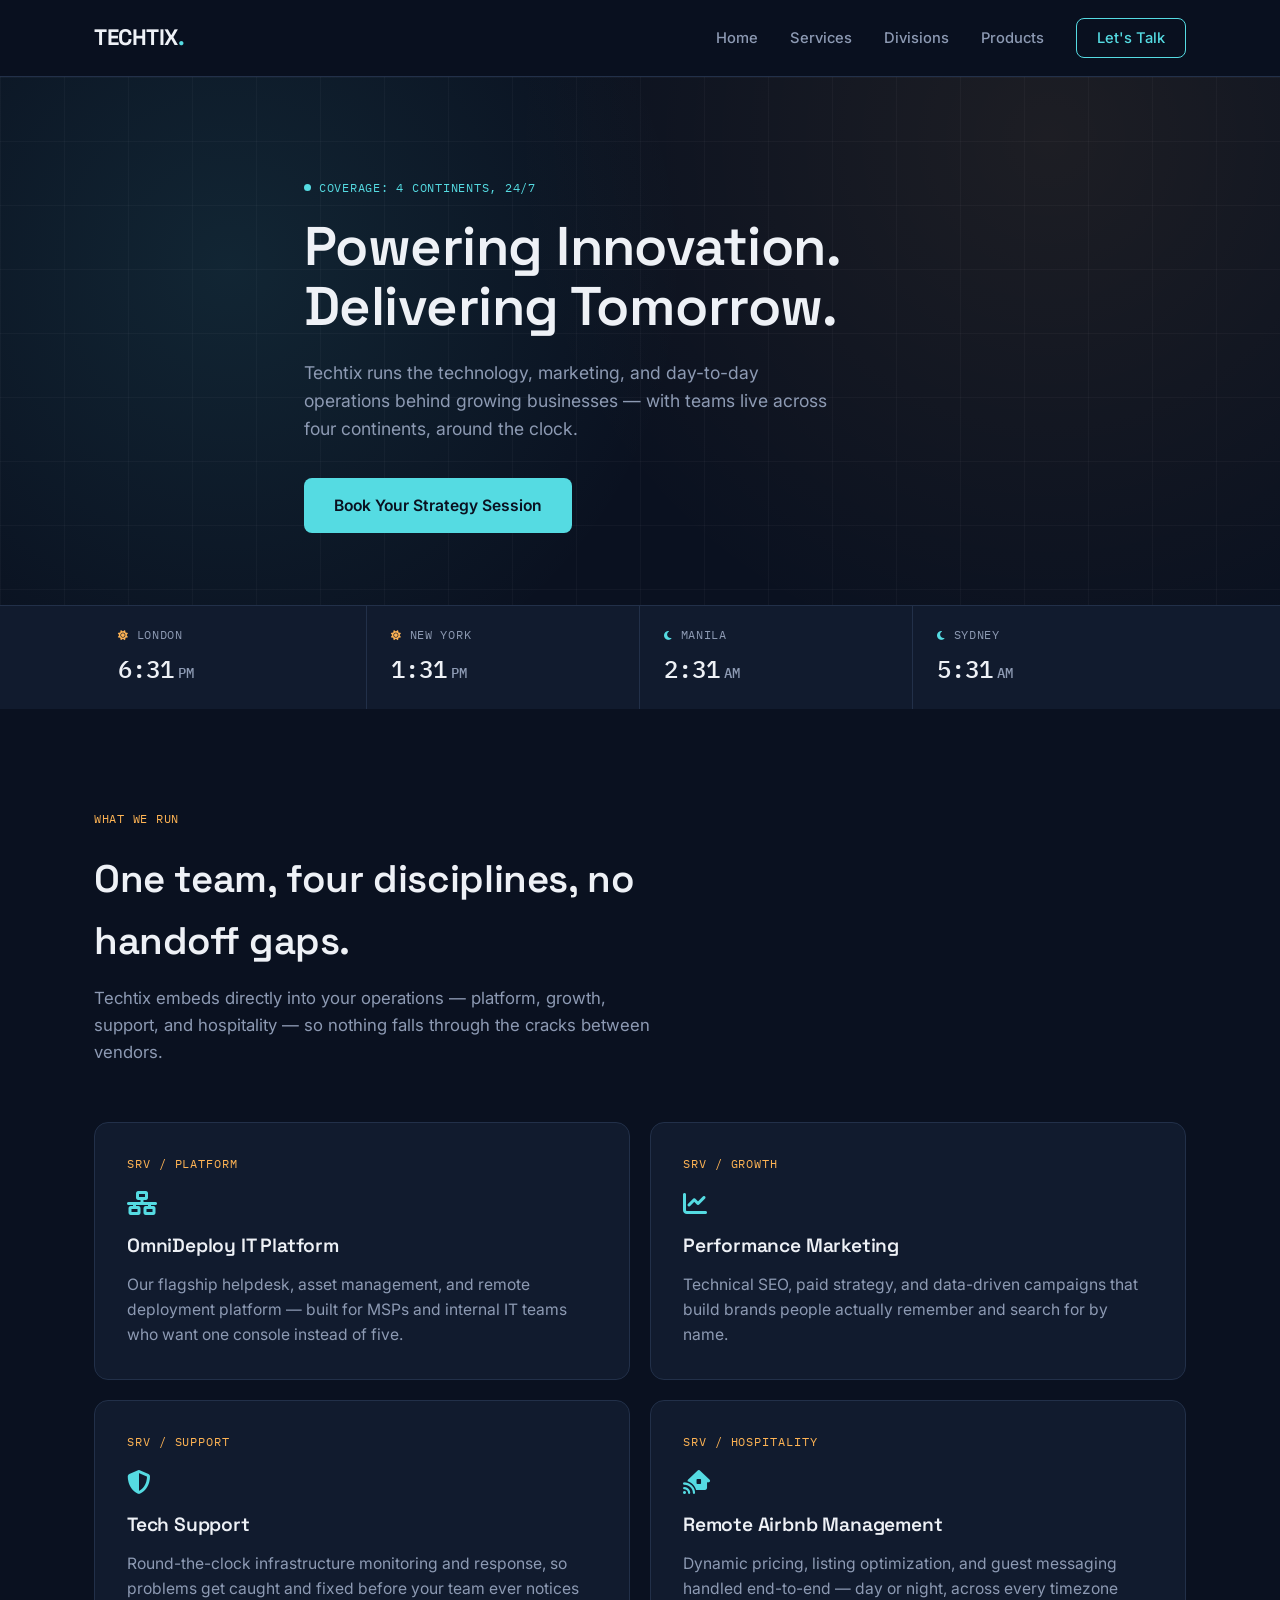
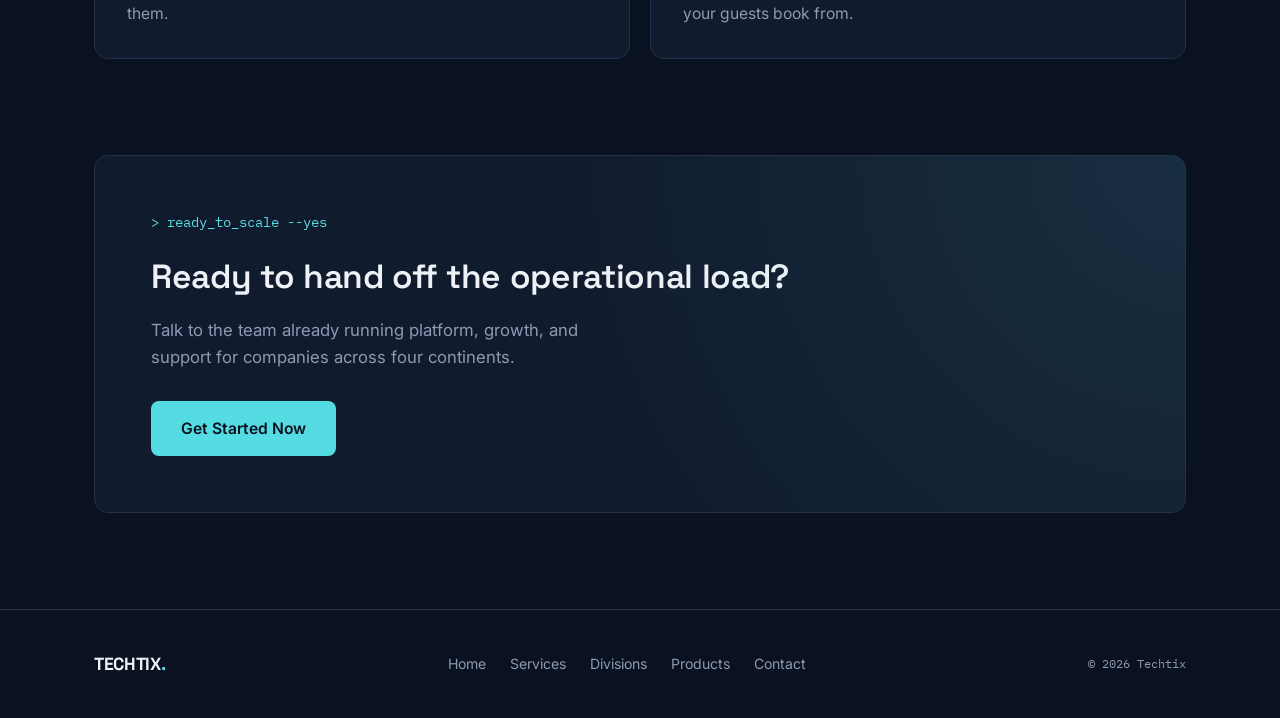
<file: 1index.html>
<!DOCTYPE html>
<html lang="en">

<head>
    <meta charset="UTF-8">
    <meta name="viewport" content="width=device-width, initial-scale=1.0">
    <title>Techtix | Powering Innovation</title>
    <link rel="preconnect" href="https://fonts.googleapis.com">
    <link rel="preconnect" href="https://fonts.gstatic.com" crossorigin>
    <link
        href="https://fonts.googleapis.com/css2?family=Space+Grotesk:wght@500;600;700&family=Inter:wght@400;500;600&family=IBM+Plex+Mono:wght@400;500&display=swap"
        rel="stylesheet">
    <link rel="stylesheet" href="https://cdnjs.cloudflare.com/ajax/libs/font-awesome/6.4.0/css/all.min.css">
    <style>
        :root {
            --ink: #0a1120;
            --panel: #111b2e;
            --panel-hi: #16233a;
            --border: #223049;
            --fog: #8d9ab3;
            --paper: #eef1f6;
            --cyan: #55dbe2;
            --amber: #ffb454;
            --radius: 14px;
            --max: 1140px;
        }

        * {
            margin: 0;
            padding: 0;
            box-sizing: border-box;
        }

        html {
            scroll-behavior: smooth;
        }

        body {
            background: var(--ink);
            color: var(--paper);
            font-family: 'Inter', sans-serif;
            line-height: 1.6;
            -webkit-font-smoothing: antialiased;
        }

        a {
            color: inherit;
            text-decoration: none;
        }

        .container {
            max-width: var(--max);
            margin: 0 auto;
            padding: 0 24px;
        }

        h1,
        h2,
        h3 {
            font-family: 'Space Grotesk', sans-serif;
            font-weight: 600;
            letter-spacing: -0.01em;
        }

        .mono {
            font-family: 'IBM Plex Mono', monospace;
        }

        a:focus-visible,
        button:focus-visible {
            outline: 2px solid var(--cyan);
            outline-offset: 3px;
            border-radius: 4px;
        }

        /* ---------- header ---------- */

        #main-header {
            position: sticky;
            top: 0;
            z-index: 50;
            background: rgba(10, 17, 32, 0.85);
            backdrop-filter: blur(10px);
            border-bottom: 1px solid var(--border);
            transition: transform 0.35s ease;
        }

        .nav-container {
            display: flex;
            align-items: center;
            justify-content: space-between;
            height: 76px;
        }

        .logo strong {
            font-family: 'Space Grotesk', sans-serif;
            font-size: 1.4rem;
            letter-spacing: -0.02em;
            color: var(--paper);
        }

        .logo strong span {
            color: var(--cyan);
        }

        .nav-links {
            display: flex;
            align-items: center;
            gap: 32px;
            list-style: none;
        }

        .nav-links a {
            font-size: 0.92rem;
            font-weight: 500;
            color: var(--fog);
            transition: color 0.2s ease;
        }

        .nav-links a:hover {
            color: var(--paper);
        }

        .btn-nav {
            padding: 10px 20px !important;
            border: 1px solid var(--cyan);
            border-radius: 8px;
            color: var(--cyan) !important;
        }

        .btn-nav:hover {
            background: var(--cyan);
            color: var(--ink) !important;
        }

        /* ---------- hero ---------- */

        .hero {
            position: relative;
            padding: 96px 0 0;
            overflow: hidden;
            background-image:
                radial-gradient(circle at 18% 30%, rgba(85, 219, 226, 0.10), transparent 40%),
                radial-gradient(circle at 82% 10%, rgba(255, 180, 84, 0.08), transparent 45%),
                repeating-linear-gradient(to right, rgba(255, 255, 255, 0.03) 0, rgba(255, 255, 255, 0.03) 1px, transparent 1px, transparent 64px),
                repeating-linear-gradient(to bottom, rgba(255, 255, 255, 0.03) 0, rgba(255, 255, 255, 0.03) 1px, transparent 1px, transparent 64px);
        }

        .hero-content {
            max-width: 720px;
            padding-bottom: 72px;
        }

        .eyebrow {
            display: inline-flex;
            align-items: center;
            gap: 8px;
            font-family: 'IBM Plex Mono', monospace;
            font-size: 0.78rem;
            letter-spacing: 0.06em;
            color: var(--cyan);
            text-transform: uppercase;
            margin-bottom: 20px;
        }

        .live-dot {
            width: 7px;
            height: 7px;
            border-radius: 50%;
            background: var(--cyan);
            box-shadow: 0 0 0 0 rgba(85, 219, 226, 0.6);
            animation: pulse 2s infinite;
        }

        @keyframes pulse {
            0% {
                box-shadow: 0 0 0 0 rgba(85, 219, 226, 0.5);
            }

            70% {
                box-shadow: 0 0 0 8px rgba(85, 219, 226, 0);
            }

            100% {
                box-shadow: 0 0 0 0 rgba(85, 219, 226, 0);
            }
        }

        .hero h1 {
            font-size: clamp(2.3rem, 5vw, 3.4rem);
            line-height: 1.1;
            color: var(--paper);
            margin-bottom: 22px;
        }

        .hero p {
            color: var(--fog);
            font-size: 1.1rem;
            max-width: 540px;
            margin-bottom: 34px;
        }

        .btn-primary {
            display: inline-block;
            background: var(--cyan);
            color: var(--ink);
            font-weight: 600;
            padding: 15px 30px;
            border-radius: 8px;
            font-size: 0.98rem;
            transition: transform 0.2s ease, box-shadow 0.2s ease;
        }

        .btn-primary:hover {
            transform: translateY(-2px);
            box-shadow: 0 8px 24px rgba(85, 219, 226, 0.25);
        }

        /* ---------- coverage strip (signature element) ---------- */

        .coverage {
            position: relative;
            border-top: 1px solid var(--border);
            background: var(--panel);
        }

        .coverage-grid {
            display: grid;
            grid-template-columns: repeat(4, 1fr);
        }

        .coverage-cell {
            padding: 20px 24px;
            border-right: 1px solid var(--border);
        }

        .coverage-cell:last-child {
            border-right: none;
        }

        .coverage-city {
            display: flex;
            align-items: center;
            gap: 8px;
            font-family: 'IBM Plex Mono', monospace;
            font-size: 0.72rem;
            letter-spacing: 0.06em;
            text-transform: uppercase;
            color: var(--fog);
            margin-bottom: 6px;
        }

        .coverage-time {
            font-family: 'IBM Plex Mono', monospace;
            font-size: 1.5rem;
            font-weight: 500;
            color: var(--paper);
            font-variant-numeric: tabular-nums;
        }

        .coverage-time .ampm {
            font-size: 0.9rem;
            color: var(--fog);
            margin-left: 4px;
        }

        /* ---------- capabilities ---------- */

        .section-padding {
            padding: 96px 0;
        }

        .section-header {
            max-width: 560px;
            margin-bottom: 56px;
        }

        .section-header .eyebrow {
            color: var(--amber);
        }

        .section-header h2 {
            font-size: clamp(1.8rem, 3.5vw, 2.4rem);
            color: var(--paper);
            margin-bottom: 14px;
        }

        .section-header p {
            color: var(--fog);
            font-size: 1.05rem;
        }

        .bento-grid {
            display: grid;
            grid-template-columns: repeat(2, 1fr);
            gap: 20px;
        }

        .bento-card {
            position: relative;
            background: var(--panel);
            border: 1px solid var(--border);
            border-radius: var(--radius);
            padding: 32px;
            transition: border-color 0.25s ease, transform 0.25s ease;
        }

        .bento-card::before,
        .bento-card::after {
            content: "";
            position: absolute;
            width: 16px;
            height: 16px;
            border-color: var(--cyan);
            opacity: 0;
            transition: opacity 0.25s ease;
        }

        .bento-card::before {
            top: -1px;
            left: -1px;
            border-top: 2px solid var(--cyan);
            border-left: 2px solid var(--cyan);
            border-top-left-radius: 6px;
        }

        .bento-card::after {
            bottom: -1px;
            right: -1px;
            border-bottom: 2px solid var(--cyan);
            border-right: 2px solid var(--cyan);
            border-bottom-right-radius: 6px;
        }

        .bento-card:hover {
            transform: translateY(-3px);
            border-color: var(--border);
        }

        .bento-card:hover::before,
        .bento-card:hover::after {
            opacity: 1;
        }

        .card-code {
            font-family: 'IBM Plex Mono', monospace;
            font-size: 0.72rem;
            letter-spacing: 0.08em;
            color: var(--amber);
            text-transform: uppercase;
            display: block;
            margin-bottom: 18px;
        }

        .bento-card i {
            font-size: 1.5rem;
            color: var(--cyan);
            margin-bottom: 16px;
            display: block;
        }

        .bento-card h3 {
            font-size: 1.2rem;
            color: var(--paper);
            margin-bottom: 10px;
        }

        .bento-card p {
            color: var(--fog);
            font-size: 0.98rem;
        }

        /* ---------- cta ---------- */

        .cta-block {
            position: relative;
            background: var(--panel);
            border: 1px solid var(--border);
            border-radius: var(--radius);
            padding: 56px;
            margin-bottom: 96px;
            overflow: hidden;
        }

        .cta-block::before {
            content: "";
            position: absolute;
            inset: 0;
            background: radial-gradient(circle at 100% 0%, rgba(85, 219, 226, 0.10), transparent 55%);
            pointer-events: none;
        }

        .cta-prompt {
            font-family: 'IBM Plex Mono', monospace;
            color: var(--cyan);
            font-size: 0.85rem;
            margin-bottom: 16px;
        }

        .cta-block h2 {
            font-size: clamp(1.7rem, 3vw, 2.1rem);
            color: var(--paper);
            margin-bottom: 14px;
        }

        .cta-block p {
            color: var(--fog);
            font-size: 1.05rem;
            margin-bottom: 30px;
            max-width: 480px;
        }

        /* ---------- footer ---------- */

        footer {
            border-top: 1px solid var(--border);
            padding: 40px 0;
        }

        .footer-row {
            display: flex;
            align-items: center;
            justify-content: space-between;
            flex-wrap: wrap;
            gap: 16px;
        }

        .footer-links {
            display: flex;
            gap: 24px;
            list-style: none;
            flex-wrap: wrap;
        }

        .footer-links a {
            font-size: 0.88rem;
            color: var(--fog);
        }

        .footer-links a:hover {
            color: var(--paper);
        }

        .footer-copy {
            font-family: 'IBM Plex Mono', monospace;
            font-size: 0.78rem;
            color: var(--fog);
        }

        /* ---------- responsive ---------- */

        @media (max-width: 860px) {
            .nav-links {
                gap: 16px;
            }

            .nav-links li:not(:last-child) {
                display: none;
            }

            .bento-grid {
                grid-template-columns: 1fr;
            }

            .coverage-grid {
                grid-template-columns: repeat(2, 1fr);
            }

            .coverage-cell:nth-child(2) {
                border-right: none;
            }

            .cta-block {
                padding: 36px 24px;
            }
        }

        @media (prefers-reduced-motion: reduce) {
            * {
                animation-duration: 0.001ms !important;
                transition-duration: 0.001ms !important;
            }
        }
    </style>
</head>

<body>

    <header id="main-header">
        <div class="container nav-container">
            <a href="index.html" class="logo">
                <strong>TECHTIX<span>.</span></strong>
            </a>
            <ul class="nav-links">
                <li><a href="index.html">Home</a></li>
                <li><a href="services.html">Services</a></li>
                <li><a href="divisions.html">Divisions</a></li>
                <li><a href="products.html">Products</a></li>
                <li><a href="contact.html" class="btn-nav">Let's Talk</a></li>
            </ul>
        </div>
    </header>

    <main>

        <section class="hero">
            <div class="container hero-content">
                <div class="eyebrow"><span class="live-dot" aria-hidden="true"></span> Coverage: 4 continents, 24/7
                </div>
                <h1>Powering Innovation.<br>Delivering Tomorrow.</h1>
                <p>Techtix runs the technology, marketing, and day-to-day operations behind growing businesses &mdash;
                    with teams live across four continents, around the clock.</p>
                <a href="contact.html" class="btn-primary">Book Your Strategy Session</a>
            </div>

            <div class="coverage">
                <div class="container">
                    <div class="coverage-grid" id="coverage-grid">
                        <div class="coverage-cell" data-tz="Europe/London">
                            <div class="coverage-city"><i class="fas fa-circle" style="font-size:5px;"></i>London</div>
                            <div class="coverage-time mono">--:--</div>
                        </div>
                        <div class="coverage-cell" data-tz="America/New_York">
                            <div class="coverage-city"><i class="fas fa-circle" style="font-size:5px;"></i>New York
                            </div>
                            <div class="coverage-time mono">--:--</div>
                        </div>
                        <div class="coverage-cell" data-tz="Asia/Manila">
                            <div class="coverage-city"><i class="fas fa-circle" style="font-size:5px;"></i>Manila</div>
                            <div class="coverage-time mono">--:--</div>
                        </div>
                        <div class="coverage-cell" data-tz="Australia/Sydney">
                            <div class="coverage-city"><i class="fas fa-circle" style="font-size:5px;"></i>Sydney</div>
                            <div class="coverage-time mono">--:--</div>
                        </div>
                    </div>
                </div>
            </div>
        </section>

        <section class="section-padding">
            <div class="container">
                <div class="section-header">
                    <div class="eyebrow">What we run</div>
                    <h2>One team, four disciplines, no handoff gaps.</h2>
                    <p>Techtix embeds directly into your operations &mdash; platform, growth, support, and hospitality
                        &mdash; so nothing falls through the cracks between vendors.</p>
                </div>

                <div class="bento-grid">
                    <div class="bento-card">
                        <span class="card-code">SRV / PLATFORM</span>
                        <i class="fas fa-network-wired"></i>
                        <h3>OmniDeploy IT Platform</h3>
                        <p>Our flagship helpdesk, asset management, and remote deployment platform &mdash; built for
                            MSPs and internal IT teams who want one console instead of five.</p>
                    </div>

                    <div class="bento-card">
                        <span class="card-code">SRV / GROWTH</span>
                        <i class="fas fa-chart-line"></i>
                        <h3>Performance Marketing</h3>
                        <p>Technical SEO, paid strategy, and data-driven campaigns that build brands people actually
                            remember and search for by name.</p>
                    </div>

                    <div class="bento-card">
                        <span class="card-code">SRV / SUPPORT</span>
                        <i class="fas fa-shield-alt"></i>
                        <h3>Tech Support</h3>
                        <p>Round-the-clock infrastructure monitoring and response, so problems get caught and fixed
                            before your team ever notices them.</p>
                    </div>

                    <div class="bento-card">
                        <span class="card-code">SRV / HOSPITALITY</span>
                        <i class="fas fa-house-signal"></i>
                        <h3>Remote Airbnb Management</h3>
                        <p>Dynamic pricing, listing optimization, and guest messaging handled end-to-end &mdash; day or
                            night, across every timezone your guests book from.</p>
                    </div>
                </div>
            </div>
        </section>

        <section class="container">
            <div class="cta-block">
                <div class="cta-prompt">&gt; ready_to_scale --yes</div>
                <h2>Ready to hand off the operational load?</h2>
                <p>Talk to the team already running platform, growth, and support for companies across four continents.
                </p>
                <a href="contact.html" class="btn-primary">Get Started Now</a>
            </div>
        </section>

    </main>

    <footer>
        <div class="container footer-row">
            <a href="index.html" class="logo"><strong style="font-size:1.1rem;">TECHTIX<span>.</span></strong></a>
            <ul class="footer-links">
                <li><a href="index.html">Home</a></li>
                <li><a href="services.html">Services</a></li>
                <li><a href="divisions.html">Divisions</a></li>
                <li><a href="products.html">Products</a></li>
                <li><a href="contact.html">Contact</a></li>
            </ul>
            <span class="footer-copy">&copy; 2026 Techtix</span>
        </div>
    </footer>

    <script>
        // header hide-on-scroll
        let lastScrollY = window.scrollY;
        const header = document.getElementById('main-header');
        window.addEventListener('scroll', () => {
            if (lastScrollY < window.scrollY && window.scrollY > 100) {
                header.style.transform = 'translateY(-100%)';
            } else {
                header.style.transform = 'translateY(0)';
            }
            lastScrollY = window.scrollY;
        });

        // live coverage clocks
        function updateClocks() {
            document.querySelectorAll('.coverage-cell').forEach(cell => {
                const tz = cell.getAttribute('data-tz');
                const now = new Date();
                const fmt = new Intl.DateTimeFormat('en-US', {
                    timeZone: tz, hour: 'numeric', minute: '2-digit', hour12: true
                });
                const parts = fmt.formatToParts(now);
                const hour = parts.find(p => p.type === 'hour').value;
                const minute = parts.find(p => p.type === 'minute').value;
                const dayPeriod = parts.find(p => p.type === 'dayPeriod').value;

                const hour24Fmt = new Intl.DateTimeFormat('en-US', { timeZone: tz, hour: 'numeric', hour12: false });
                const hour24 = parseInt(hour24Fmt.format(now), 10);
                const isNight = hour24 >= 20 || hour24 < 6;
                const dotIcon = cell.querySelector('.coverage-city i');
                dotIcon.className = isNight ? 'fas fa-moon' : 'fas fa-sun';
                dotIcon.style.fontSize = '10px';
                dotIcon.style.color = isNight ? 'var(--cyan)' : 'var(--amber)';

                const timeEl = cell.querySelector('.coverage-time');
                timeEl.innerHTML = `${hour}:${minute}<span class="ampm">${dayPeriod}</span>`;
            });
        }
        updateClocks();
        setInterval(updateClocks, 1000 * 30);
    </script>

</body>

</html>
</file>
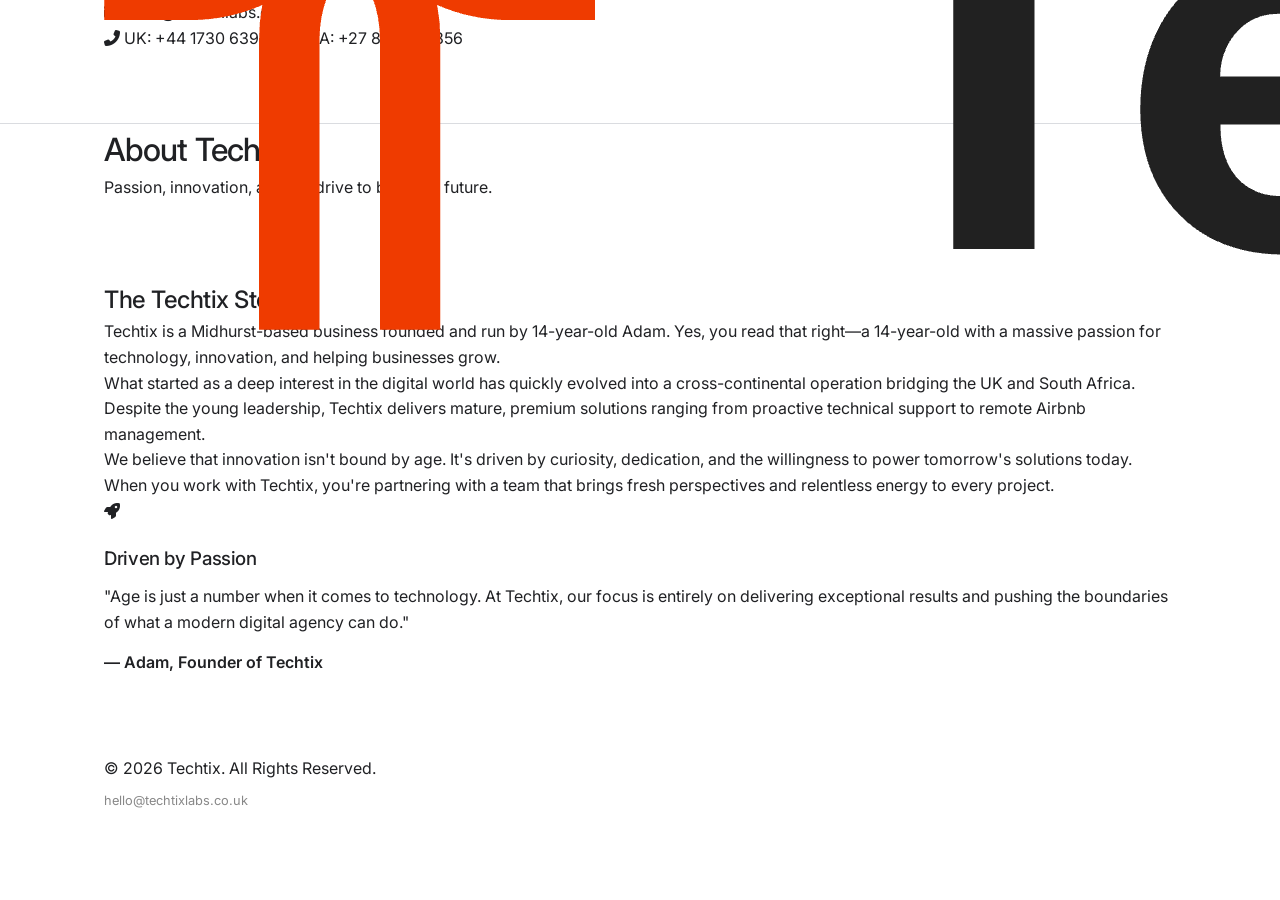
<file: about.html>
<!DOCTYPE html>
<html lang="en">
<head>
    <meta charset="UTF-8">
    <meta name="viewport" content="width=device-width, initial-scale=1.0">
    <title>About Us | Techtix</title>
    <link rel="stylesheet" href="https://cdnjs.cloudflare.com/ajax/libs/font-awesome/6.4.0/css/all.min.css">
    <link rel="stylesheet" href="styles.css">
</head>
<body class="bg-light">

    <div class="top-bar">
        <div class="container">
            <div class="top-bar-info">
                <span><i class="fas fa-envelope"></i> hello@techtixlabs.co.uk</span>
            </div>
            <div class="top-bar-info">
                <span><i class="fas fa-phone-alt"></i> UK: +44 1730 639318</span>
                <span><i class="fas fa-phone-alt"></i> SA: +27 87 822 1856</span>
            </div>
        </div>
    </div>

    <header>
        <div class="container nav-container">
            <a href="index.html" class="logo">
                <img src="assets/logo.png" alt="Techtix Logo">
            </a>
            <div class="hamburger">
                <i class="fas fa-bars"></i>
            </div>
            <ul class="nav-links">
                <li><a href="index.html">Home</a></li>
                <li><a href="about.html" class="active" style="color: var(--primary);">About Us</a></li>
                <li><a href="services.html">Services</a></li>
                <li><a href="divisions.html">Divisions</a></li>
                <li><a href="contact.html" class="btn-nav">Contact Us</a></li>
            </ul>
        </div>
    </header>

    <div class="page-header">
        <div class="container">
            <h1>About Techtix</h1>
            <p>Passion, innovation, and the drive to build the future.</p>
        </div>
    </div>

    <section class="section-padding">
        <div class="container">
            <div class="split-layout">
                <div class="text-block">
                    <h2>The Techtix Story</h2>
                    <p>Techtix is a Midhurst-based business founded and run by 14-year-old Adam. Yes, you read that right—a 14-year-old with a massive passion for technology, innovation, and helping businesses grow.</p>
                    <p>What started as a deep interest in the digital world has quickly evolved into a cross-continental operation bridging the UK and South Africa. Despite the young leadership, Techtix delivers mature, premium solutions ranging from proactive technical support to remote Airbnb management.</p>
                    <p>We believe that innovation isn't bound by age. It's driven by curiosity, dedication, and the willingness to power tomorrow's solutions today. When you work with Techtix, you're partnering with a team that brings fresh perspectives and relentless energy to every project.</p>
                </div>
                <div class="visual-block">
                    <div class="icon-box" style="margin: 0; margin-bottom: 20px;">
                        <i class="fas fa-rocket"></i>
                    </div>
                    <h3 style="color: var(--secondary); margin-bottom: 10px;">Driven by Passion</h3>
                    <p style="color: var(--text-grey);">"Age is just a number when it comes to technology. At Techtix, our focus is entirely on delivering exceptional results and pushing the boundaries of what a modern digital agency can do."</p>
                    <p style="margin-top: 15px; font-weight: 600;">— Adam, Founder of Techtix</p>
                </div>
            </div>
        </div>
    </section>

    <footer>
        <div class="container">
            <p>&copy; 2026 Techtix. All Rights Reserved.</p>
            <p style="font-size: 0.8rem; margin-top: 10px;">
                <a href="mailto:hello@techtixlabs.co.uk" style="color: #888;">hello@techtixlabs.co.uk</a>
            </p>
        </div>
    </footer>

    <script>
        const hamburger = document.querySelector('.hamburger');
        const navLinks = document.querySelector('.nav-links');
        hamburger.addEventListener('click', () => { navLinks.classList.toggle('active'); });
    </script>
</body>
</html>
</file>
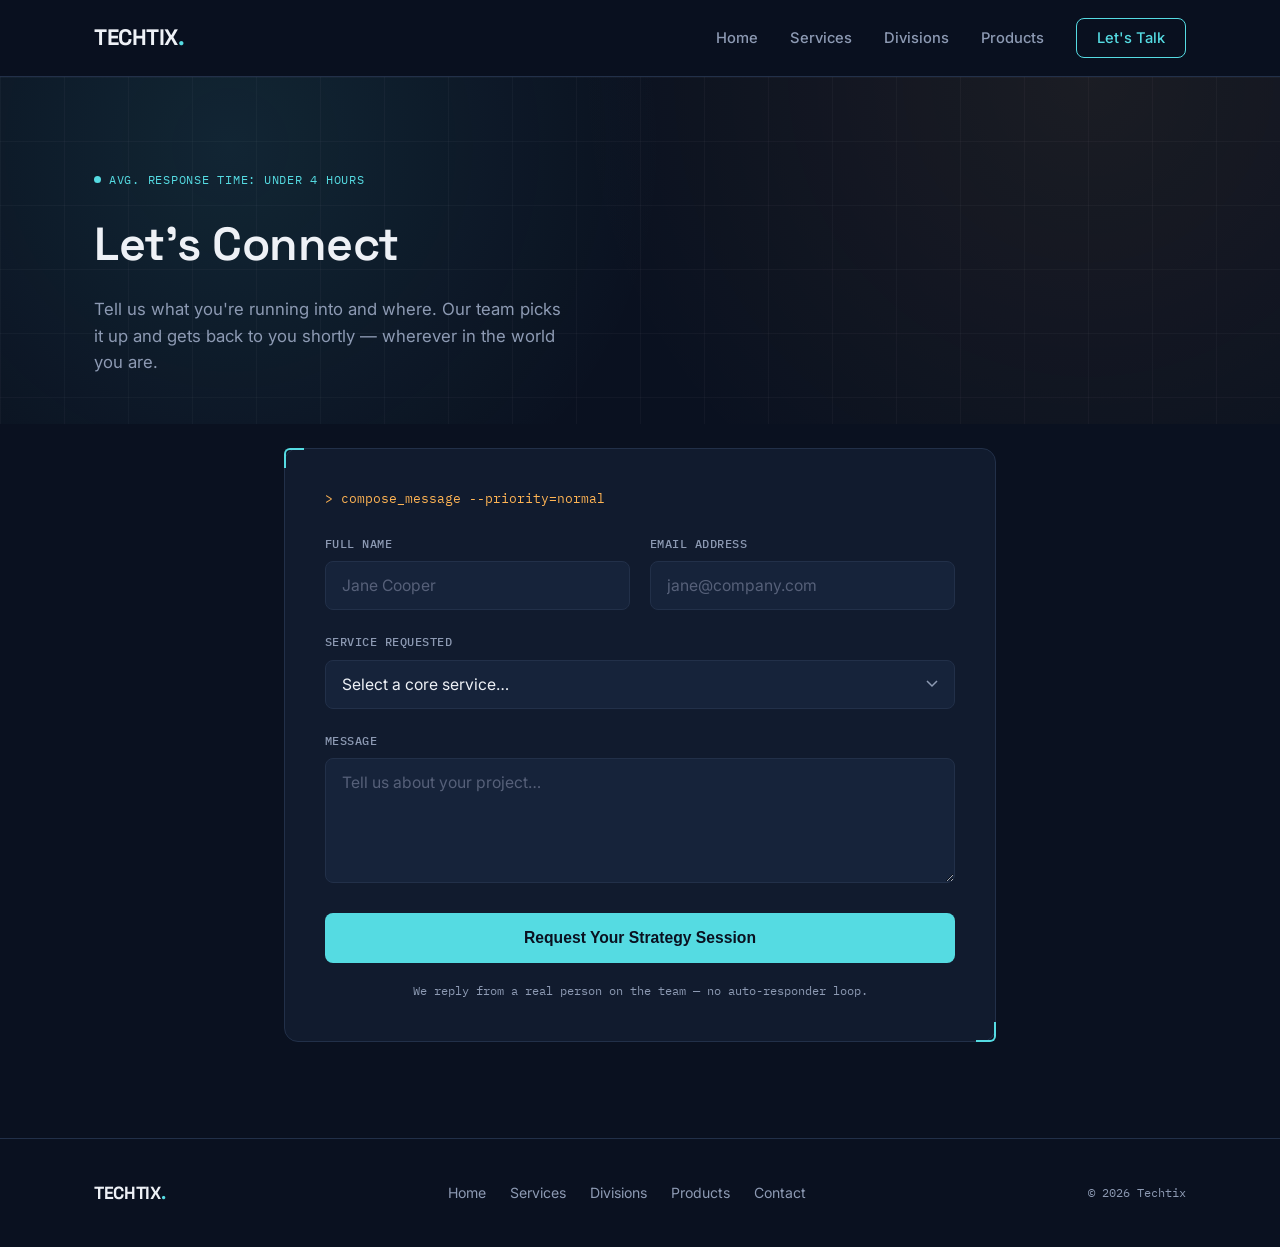
<file: contact.html>
<!DOCTYPE html>
<html lang="en">

<head>
    <meta charset="UTF-8">
    <meta name="viewport" content="width=device-width, initial-scale=1.0">
    <title>Contact Us | Techtix</title>
    <link rel="preconnect" href="https://fonts.googleapis.com">
    <link rel="preconnect" href="https://fonts.gstatic.com" crossorigin>
    <link
        href="https://fonts.googleapis.com/css2?family=Space+Grotesk:wght@500;600;700&family=Inter:wght@400;500;600&family=IBM+Plex+Mono:wght@400;500&display=swap"
        rel="stylesheet">
    <link rel="stylesheet" href="https://cdnjs.cloudflare.com/ajax/libs/font-awesome/6.4.0/css/all.min.css">
    <style>
        :root {
            --ink: #0a1120;
            --panel: #111b2e;
            --panel-hi: #16233a;
            --border: #223049;
            --fog: #8d9ab3;
            --paper: #eef1f6;
            --cyan: #55dbe2;
            --amber: #ffb454;
            --error: #ff8b7a;
            --success: #6fe0a3;
            --radius: 14px;
            --max: 1140px;
        }

        * {
            margin: 0;
            padding: 0;
            box-sizing: border-box;
        }

        html {
            scroll-behavior: smooth;
        }

        body {
            background: var(--ink);
            color: var(--paper);
            font-family: 'Inter', sans-serif;
            line-height: 1.6;
            -webkit-font-smoothing: antialiased;
        }

        a {
            color: inherit;
            text-decoration: none;
        }

        .container {
            max-width: var(--max);
            margin: 0 auto;
            padding: 0 24px;
        }

        h1,
        h2,
        h3 {
            font-family: 'Space Grotesk', sans-serif;
            font-weight: 600;
            letter-spacing: -0.01em;
        }

        .mono {
            font-family: 'IBM Plex Mono', monospace;
        }

        a:focus-visible,
        button:focus-visible,
        input:focus-visible,
        select:focus-visible,
        textarea:focus-visible {
            outline: 2px solid var(--cyan);
            outline-offset: 2px;
            border-radius: 4px;
        }

        /* ---------- header ---------- */

        #main-header {
            position: sticky;
            top: 0;
            z-index: 50;
            background: rgba(10, 17, 32, 0.85);
            backdrop-filter: blur(10px);
            border-bottom: 1px solid var(--border);
            transition: transform 0.35s ease;
        }

        .nav-container {
            display: flex;
            align-items: center;
            justify-content: space-between;
            height: 76px;
        }

        .logo strong {
            font-family: 'Space Grotesk', sans-serif;
            font-size: 1.4rem;
            letter-spacing: -0.02em;
            color: var(--paper);
        }

        .logo strong span {
            color: var(--cyan);
        }

        .nav-links {
            display: flex;
            align-items: center;
            gap: 32px;
            list-style: none;
        }

        .nav-links a {
            font-size: 0.92rem;
            font-weight: 500;
            color: var(--fog);
            transition: color 0.2s ease;
        }

        .nav-links a:hover {
            color: var(--paper);
        }

        .btn-nav {
            padding: 10px 20px !important;
            border: 1px solid var(--cyan);
            border-radius: 8px;
            color: var(--cyan) !important;
        }

        .btn-nav:hover {
            background: var(--cyan);
            color: var(--ink) !important;
        }

        /* ---------- page hero ---------- */

        .page-hero {
            position: relative;
            padding: 88px 0 48px;
            background-image:
                radial-gradient(circle at 18% 20%, rgba(85, 219, 226, 0.10), transparent 40%),
                radial-gradient(circle at 85% 0%, rgba(255, 180, 84, 0.07), transparent 45%),
                repeating-linear-gradient(to right, rgba(255, 255, 255, 0.03) 0, rgba(255, 255, 255, 0.03) 1px, transparent 1px, transparent 64px),
                repeating-linear-gradient(to bottom, rgba(255, 255, 255, 0.03) 0, rgba(255, 255, 255, 0.03) 1px, transparent 1px, transparent 64px);
        }

        .page-hero .eyebrow {
            display: inline-flex;
            align-items: center;
            gap: 8px;
            font-family: 'IBM Plex Mono', monospace;
            font-size: 0.78rem;
            letter-spacing: 0.06em;
            color: var(--cyan);
            text-transform: uppercase;
            margin-bottom: 18px;
        }

        .live-dot {
            width: 7px;
            height: 7px;
            border-radius: 50%;
            background: var(--cyan);
            box-shadow: 0 0 0 0 rgba(85, 219, 226, 0.6);
            animation: pulse 2s infinite;
        }

        @keyframes pulse {
            0% {
                box-shadow: 0 0 0 0 rgba(85, 219, 226, 0.5);
            }

            70% {
                box-shadow: 0 0 0 8px rgba(85, 219, 226, 0);
            }

            100% {
                box-shadow: 0 0 0 0 rgba(85, 219, 226, 0);
            }
        }

        .page-hero h1 {
            font-size: clamp(2rem, 4.5vw, 2.9rem);
            color: var(--paper);
            margin-bottom: 14px;
        }

        .page-hero p {
            color: var(--fog);
            font-size: 1.05rem;
            max-width: 480px;
        }

        /* ---------- form section ---------- */

        .section-padding {
            padding: 24px 0 96px;
        }

        .form-panel {
            position: relative;
            background: var(--panel);
            border: 1px solid var(--border);
            border-radius: var(--radius);
            padding: 40px;
        }

        .form-panel::before,
        .form-panel::after {
            content: "";
            position: absolute;
            width: 18px;
            height: 18px;
            pointer-events: none;
        }

        .form-panel::before {
            top: -1px;
            left: -1px;
            border-top: 2px solid var(--cyan);
            border-left: 2px solid var(--cyan);
            border-top-left-radius: 6px;
        }

        .form-panel::after {
            bottom: -1px;
            right: -1px;
            border-bottom: 2px solid var(--cyan);
            border-right: 2px solid var(--cyan);
            border-bottom-right-radius: 6px;
        }

        .form-prompt {
            font-family: 'IBM Plex Mono', monospace;
            font-size: 0.8rem;
            color: var(--amber);
            margin-bottom: 24px;
        }

        .form-row {
            display: flex;
            gap: 20px;
            flex-wrap: wrap;
        }

        .form-field {
            flex: 1;
            min-width: 240px;
        }

        label {
            display: block;
            font-family: 'IBM Plex Mono', monospace;
            font-size: 0.76rem;
            letter-spacing: 0.04em;
            text-transform: uppercase;
            font-weight: 500;
            margin-bottom: 8px;
            color: var(--fog);
        }

        input,
        select,
        textarea {
            width: 100%;
            padding: 14px 16px;
            background: var(--panel-hi);
            border: 1px solid var(--border);
            border-radius: 8px;
            margin-bottom: 22px;
            font-family: 'Inter', sans-serif;
            font-size: 0.98rem;
            color: var(--paper);
            transition: border-color 0.2s ease, box-shadow 0.2s ease;
            outline: none;
        }

        input::placeholder,
        textarea::placeholder {
            color: #566079;
        }

        select {
            appearance: none;
            background-image: url("data:image/svg+xml;utf8,<svg xmlns='http://www.w3.org/2000/svg' width='12' height='8' viewBox='0 0 12 8'><path d='M1 1l5 5 5-5' stroke='%238d9ab3' stroke-width='1.5' fill='none' fill-rule='evenodd'/></svg>");
            background-repeat: no-repeat;
            background-position: right 16px center;
            padding-right: 40px;
        }

        select option {
            background: var(--panel-hi);
            color: var(--paper);
        }

        textarea {
            resize: vertical;
            min-height: 120px;
        }

        input:focus,
        select:focus,
        textarea:focus {
            border-color: var(--cyan);
            box-shadow: 0 0 0 3px rgba(85, 219, 226, 0.15);
        }

        input:not(:placeholder-shown):invalid,
        textarea:not(:placeholder-shown):invalid {
            border-color: var(--error);
        }

        input:not(:placeholder-shown):valid,
        textarea:not(:placeholder-shown):valid {
            border-color: var(--success);
        }

        .btn-primary {
            display: inline-block;
            width: 100%;
            text-align: center;
            background: var(--cyan);
            color: var(--ink);
            font-weight: 600;
            padding: 16px 30px;
            border-radius: 8px;
            font-size: 0.98rem;
            border: none;
            cursor: pointer;
            transition: transform 0.2s ease, box-shadow 0.2s ease;
        }

        .btn-primary:hover {
            transform: translateY(-2px);
            box-shadow: 0 8px 24px rgba(85, 219, 226, 0.25);
        }

        .form-footnote {
            font-family: 'IBM Plex Mono', monospace;
            font-size: 0.78rem;
            color: var(--fog);
            margin-top: 18px;
            text-align: center;
        }

        /* ---------- footer ---------- */

        footer {
            border-top: 1px solid var(--border);
            padding: 40px 0;
        }

        .footer-row {
            display: flex;
            align-items: center;
            justify-content: space-between;
            flex-wrap: wrap;
            gap: 16px;
        }

        .footer-links {
            display: flex;
            gap: 24px;
            list-style: none;
            flex-wrap: wrap;
        }

        .footer-links a {
            font-size: 0.88rem;
            color: var(--fog);
        }

        .footer-links a:hover {
            color: var(--paper);
        }

        .footer-copy {
            font-family: 'IBM Plex Mono', monospace;
            font-size: 0.78rem;
            color: var(--fog);
        }

        /* ---------- responsive ---------- */

        @media (max-width: 860px) {
            .nav-links {
                gap: 16px;
            }

            .nav-links li:not(:last-child) {
                display: none;
            }

            .form-panel {
                padding: 28px 20px;
            }
        }

        @media (prefers-reduced-motion: reduce) {
            * {
                animation-duration: 0.001ms !important;
                transition-duration: 0.001ms !important;
            }
        }
    </style>
</head>

<body>

    <header id="main-header">
        <div class="container nav-container">
            <a href="index.html" class="logo">
                <strong>TECHTIX<span>.</span></strong>
            </a>
            <ul class="nav-links">
                <li><a href="index.html">Home</a></li>
                <li><a href="services.html">Services</a></li>
                <li><a href="divisions.html">Divisions</a></li>
                <li><a href="products.html">Products</a></li>
                <li><a href="contact.html" class="btn-nav">Let's Talk</a></li>
            </ul>
        </div>
    </header>

    <main>

        <section class="page-hero">
            <div class="container">
                <div class="eyebrow"><span class="live-dot" aria-hidden="true"></span> Avg. response time: under 4 hours
                </div>
                <h1>Let's Connect</h1>
                <p>Tell us what you're running into and where. Our team picks it up and gets back to you shortly &mdash;
                    wherever in the world you are.</p>
            </div>
        </section>

        <section class="section-padding">
            <div class="container" style="max-width: 760px;">
                <div class="form-panel">
                    <div class="form-prompt">&gt; compose_message --priority=normal</div>

                    <form action="https://formspree.io/f/mbdzkbpp" method="POST">
                        <div class="form-row">
                            <div class="form-field">
                                <label for="full-name">Full Name</label>
                                <input type="text" id="full-name" name="Full Name" placeholder="Jane Cooper" required>
                            </div>
                            <div class="form-field">
                                <label for="email">Email Address</label>
                                <input type="email" id="email" name="Email Address" placeholder="jane@company.com"
                                    required>
                            </div>
                        </div>

                        <label for="service">Service Requested</label>
                        <select id="service" name="Service Requested" required>
                            <option value="" disabled selected>Select a core service&hellip;</option>
                            <option value="Tech">Tech Support</option>
                            <option value="Marketing">Marketing Agency</option>
                            <option value="Web">Web Design</option>
                            <option value="Airbnb">Remote Airbnb Management</option>
                            <option value="Multiple">Multiple Services</option>
                        </select>

                        <label for="message">Message</label>
                        <textarea id="message" name="Message" rows="5" placeholder="Tell us about your project&hellip;"
                            required></textarea>

                        <button type="submit" class="btn-primary">Request Your Strategy Session</button>
                    </form>

                    <div class="form-footnote">We reply from a real person on the team &mdash; no auto-responder loop.
                    </div>
                </div>
            </div>
        </section>

    </main>

    <footer>
        <div class="container footer-row">
            <a href="index.html" class="logo"><strong style="font-size:1.1rem;">TECHTIX<span>.</span></strong></a>
            <ul class="footer-links">
                <li><a href="index.html">Home</a></li>
                <li><a href="services.html">Services</a></li>
                <li><a href="divisions.html">Divisions</a></li>
                <li><a href="products.html">Products</a></li>
                <li><a href="contact.html">Contact</a></li>
            </ul>
            <span class="footer-copy">&copy; 2026 Techtix</span>
        </div>
    </footer>

    <script>
        let lastScrollY = window.scrollY;
        const header = document.getElementById('main-header');
        window.addEventListener('scroll', () => {
            if (lastScrollY < window.scrollY && window.scrollY > 100) {
                header.style.transform = 'translateY(-100%)';
            } else {
                header.style.transform = 'translateY(0)';
            }
            lastScrollY = window.scrollY;
        });
    </script>

</body>

</html>
</file>
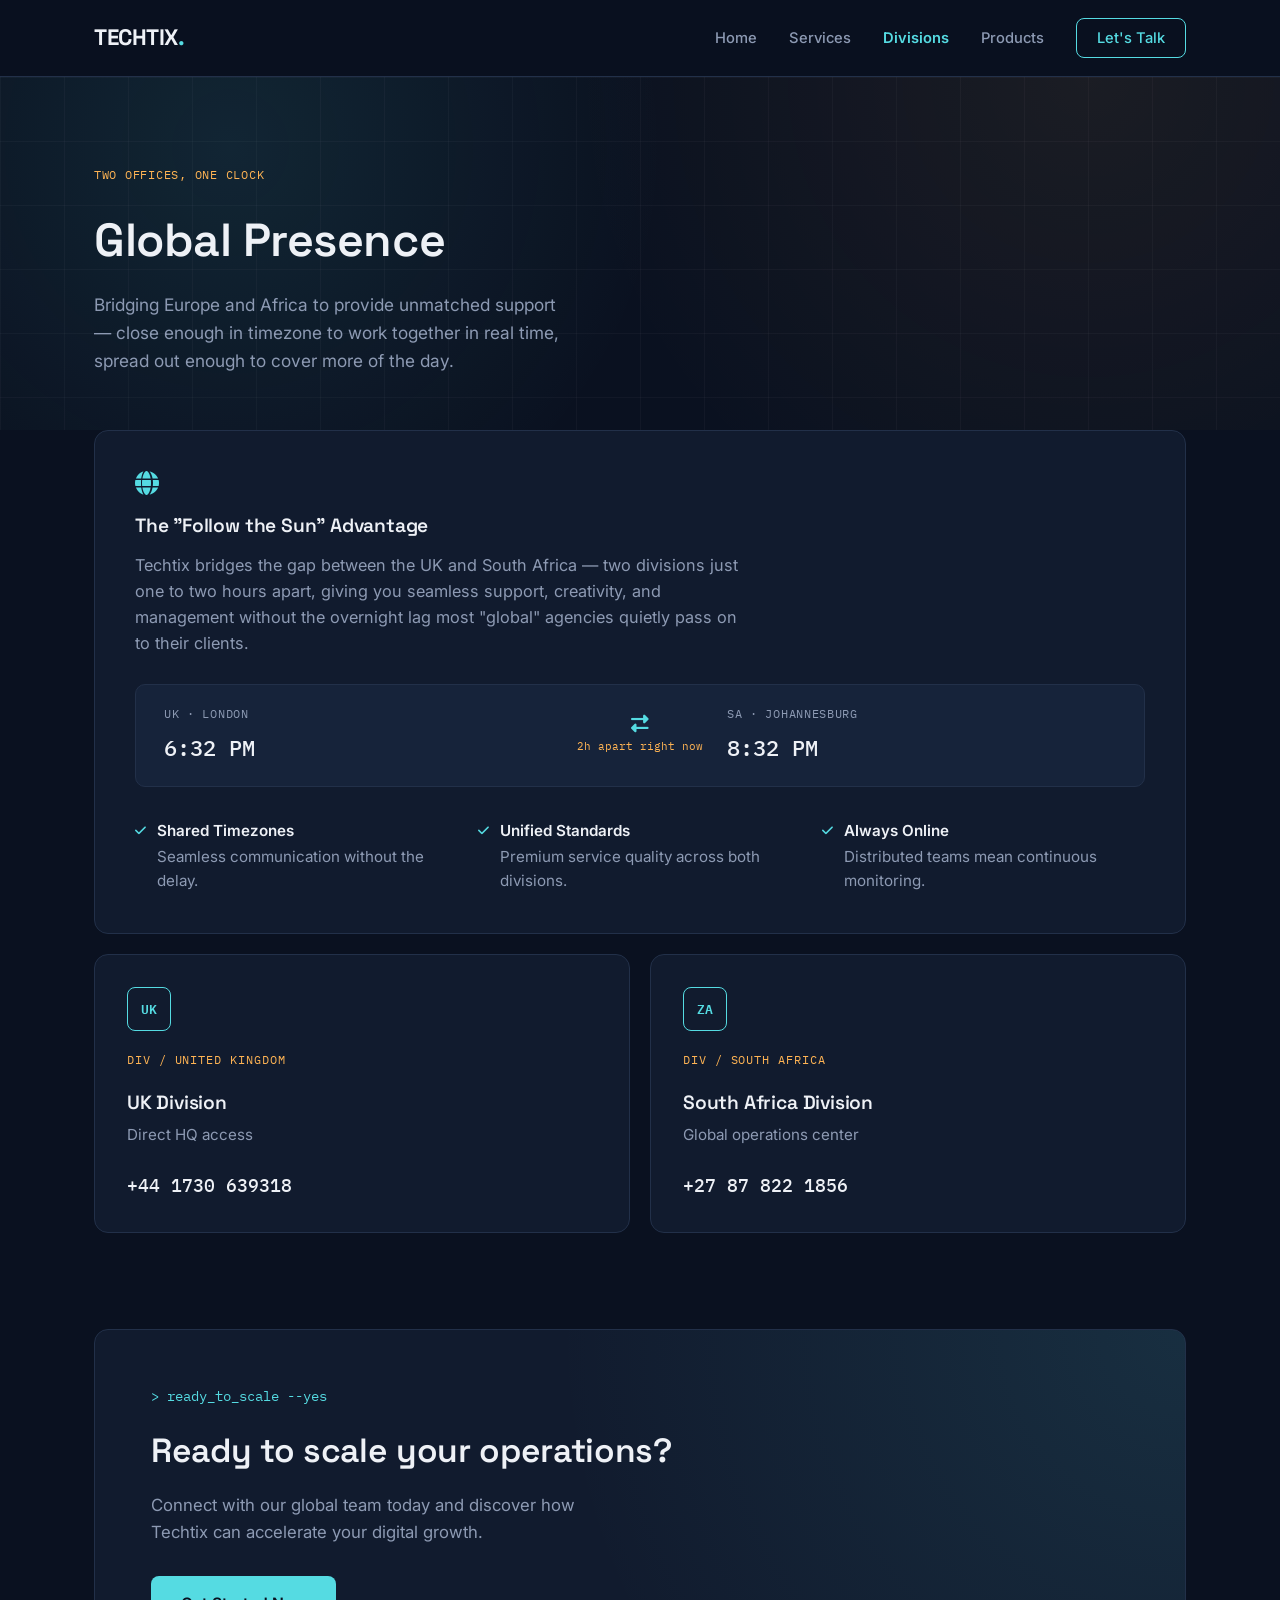
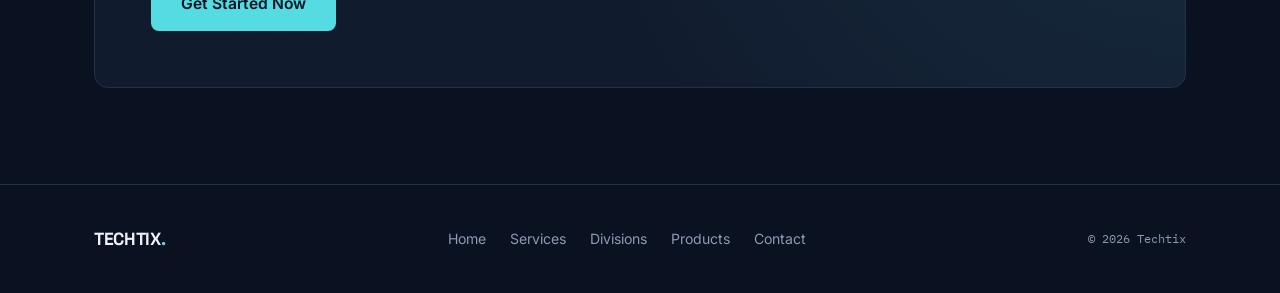
<file: divisions.html>
<!DOCTYPE html>
<html lang="en">

<head>
    <meta charset="UTF-8">
    <meta name="viewport" content="width=device-width, initial-scale=1.0">
    <title>Our Divisions | Techtix</title>
    <link rel="preconnect" href="https://fonts.googleapis.com">
    <link rel="preconnect" href="https://fonts.gstatic.com" crossorigin>
    <link
        href="https://fonts.googleapis.com/css2?family=Space+Grotesk:wght@500;600;700&family=Inter:wght@400;500;600&family=IBM+Plex+Mono:wght@400;500&display=swap"
        rel="stylesheet">
    <link rel="stylesheet" href="https://cdnjs.cloudflare.com/ajax/libs/font-awesome/6.4.0/css/all.min.css">
    <style>
        :root {
            --ink: #0a1120;
            --panel: #111b2e;
            --panel-hi: #16233a;
            --border: #223049;
            --fog: #8d9ab3;
            --paper: #eef1f6;
            --cyan: #55dbe2;
            --amber: #ffb454;
            --radius: 14px;
            --max: 1140px;
        }

        * {
            margin: 0;
            padding: 0;
            box-sizing: border-box;
        }

        html {
            scroll-behavior: smooth;
        }

        body {
            background: var(--ink);
            color: var(--paper);
            font-family: 'Inter', sans-serif;
            line-height: 1.6;
            -webkit-font-smoothing: antialiased;
        }

        a {
            color: inherit;
            text-decoration: none;
        }

        .container {
            max-width: var(--max);
            margin: 0 auto;
            padding: 0 24px;
        }

        h1,
        h2,
        h3 {
            font-family: 'Space Grotesk', sans-serif;
            font-weight: 600;
            letter-spacing: -0.01em;
        }

        .mono {
            font-family: 'IBM Plex Mono', monospace;
        }

        a:focus-visible,
        button:focus-visible {
            outline: 2px solid var(--cyan);
            outline-offset: 3px;
            border-radius: 4px;
        }

        /* ---------- header ---------- */

        #main-header {
            position: sticky;
            top: 0;
            z-index: 50;
            background: rgba(10, 17, 32, 0.85);
            backdrop-filter: blur(10px);
            border-bottom: 1px solid var(--border);
            transition: transform 0.35s ease;
        }

        .nav-container {
            display: flex;
            align-items: center;
            justify-content: space-between;
            height: 76px;
        }

        .logo strong {
            font-family: 'Space Grotesk', sans-serif;
            font-size: 1.4rem;
            letter-spacing: -0.02em;
            color: var(--paper);
        }

        .logo strong span {
            color: var(--cyan);
        }

        .nav-links {
            display: flex;
            align-items: center;
            gap: 32px;
            list-style: none;
        }

        .nav-links a {
            font-size: 0.92rem;
            font-weight: 500;
            color: var(--fog);
            transition: color 0.2s ease;
        }

        .nav-links a:hover {
            color: var(--paper);
        }

        .nav-links a.active {
            color: var(--cyan);
            font-weight: 600;
        }

        .btn-nav {
            padding: 10px 20px !important;
            border: 1px solid var(--cyan);
            border-radius: 8px;
            color: var(--cyan) !important;
        }

        .btn-nav:hover {
            background: var(--cyan);
            color: var(--ink) !important;
        }

        /* ---------- page hero ---------- */

        .page-hero {
            position: relative;
            padding: 88px 0 56px;
            background-image:
                radial-gradient(circle at 18% 20%, rgba(85, 219, 226, 0.10), transparent 40%),
                radial-gradient(circle at 85% 0%, rgba(255, 180, 84, 0.07), transparent 45%),
                repeating-linear-gradient(to right, rgba(255, 255, 255, 0.03) 0, rgba(255, 255, 255, 0.03) 1px, transparent 1px, transparent 64px),
                repeating-linear-gradient(to bottom, rgba(255, 255, 255, 0.03) 0, rgba(255, 255, 255, 0.03) 1px, transparent 1px, transparent 64px);
        }

        .page-hero .eyebrow {
            font-family: 'IBM Plex Mono', monospace;
            font-size: 0.78rem;
            letter-spacing: 0.06em;
            color: var(--amber);
            text-transform: uppercase;
            margin-bottom: 18px;
            display: block;
        }

        .page-hero h1 {
            font-size: clamp(2.1rem, 4.5vw, 2.9rem);
            color: var(--paper);
            margin-bottom: 14px;
        }

        .page-hero p {
            color: var(--fog);
            font-size: 1.08rem;
            max-width: 480px;
        }

        /* ---------- grid ---------- */

        .section-padding {
            padding: 0 0 96px;
        }

        .bento-grid {
            display: grid;
            grid-template-columns: repeat(2, 1fr);
            gap: 20px;
        }

        .bento-card {
            position: relative;
            background: var(--panel);
            border: 1px solid var(--border);
            border-radius: var(--radius);
            padding: 32px;
            transition: border-color 0.25s ease, transform 0.25s ease;
        }

        .bento-card::before,
        .bento-card::after {
            content: "";
            position: absolute;
            width: 16px;
            height: 16px;
            opacity: 0;
            transition: opacity 0.25s ease;
        }

        .bento-card::before {
            top: -1px;
            left: -1px;
            border-top: 2px solid var(--cyan);
            border-left: 2px solid var(--cyan);
            border-top-left-radius: 6px;
        }

        .bento-card::after {
            bottom: -1px;
            right: -1px;
            border-bottom: 2px solid var(--cyan);
            border-right: 2px solid var(--cyan);
            border-bottom-right-radius: 6px;
        }

        .bento-card:hover {
            transform: translateY(-3px);
        }

        .bento-card:hover::before,
        .bento-card:hover::after {
            opacity: 1;
        }

        .card-code {
            font-family: 'IBM Plex Mono', monospace;
            font-size: 0.72rem;
            letter-spacing: 0.08em;
            color: var(--amber);
            text-transform: uppercase;
            display: block;
            margin-bottom: 18px;
        }

        .bento-card>i {
            font-size: 1.5rem;
            color: var(--cyan);
            margin-bottom: 16px;
            display: block;
        }

        .bento-card h3 {
            font-size: 1.2rem;
            color: var(--paper);
            margin-bottom: 10px;
        }

        .bento-card p {
            color: var(--fog);
            font-size: 0.98rem;
        }

        /* ---------- follow-the-sun feature card ---------- */

        .feature-card {
            grid-column: 1 / -1;
            padding: 40px;
        }

        .feature-card p.lede {
            color: var(--fog);
            font-size: 1.02rem;
            max-width: 620px;
            margin-bottom: 28px;
        }

        .bridge-strip {
            display: flex;
            align-items: center;
            gap: 24px;
            background: var(--panel-hi);
            border: 1px solid var(--border);
            border-radius: 10px;
            padding: 20px 28px;
            margin-bottom: 32px;
            flex-wrap: wrap;
        }

        .bridge-cell {
            flex: 1;
            min-width: 160px;
        }

        .bridge-city {
            font-family: 'IBM Plex Mono', monospace;
            font-size: 0.72rem;
            letter-spacing: 0.06em;
            text-transform: uppercase;
            color: var(--fog);
            margin-bottom: 6px;
        }

        .bridge-time {
            font-size: 1.4rem;
            font-weight: 500;
            color: var(--paper);
            font-variant-numeric: tabular-nums;
        }

        .bridge-connector {
            display: flex;
            flex-direction: column;
            align-items: center;
            gap: 6px;
            color: var(--cyan);
            font-size: 1.1rem;
        }

        .bridge-delta {
            font-size: 0.7rem;
            color: var(--amber);
            white-space: nowrap;
        }

        .feature-list {
            list-style: none;
            display: grid;
            grid-template-columns: repeat(3, 1fr);
            gap: 20px;
        }

        .feature-list li {
            color: var(--fog);
            font-size: 0.95rem;
            padding-left: 22px;
            position: relative;
        }

        .feature-list li::before {
            content: "\f00c";
            font-family: "Font Awesome 6 Free";
            font-weight: 900;
            color: var(--cyan);
            position: absolute;
            left: 0;
            top: 2px;
            font-size: 0.78rem;
        }

        .feature-list strong {
            color: var(--paper);
            display: block;
            margin-bottom: 2px;
            font-weight: 600;
        }

        /* ---------- division cards ---------- */

        .division-card {
            display: flex;
            flex-direction: column;
        }

        .division-badge {
            display: inline-flex;
            align-items: center;
            justify-content: center;
            width: 44px;
            height: 44px;
            border-radius: 8px;
            border: 1px solid var(--cyan);
            color: var(--cyan);
            font-family: 'IBM Plex Mono', monospace;
            font-weight: 600;
            font-size: 0.82rem;
            margin-bottom: 20px;
        }

        .division-card h3 {
            margin-bottom: 4px;
        }

        .division-card .subtitle {
            color: var(--fog);
            font-size: 0.95rem;
            margin-bottom: 0;
        }

        .division-phone {
            margin-top: auto;
            padding-top: 24px;
            font-family: 'IBM Plex Mono', monospace;
            font-size: 1.15rem;
            color: var(--paper);
            font-weight: 500;
        }

        .division-phone a {
            transition: color 0.2s ease;
        }

        .division-phone a:hover {
            color: var(--cyan);
        }

        /* ---------- cta ---------- */

        .cta-block {
            position: relative;
            background: var(--panel);
            border: 1px solid var(--border);
            border-radius: var(--radius);
            padding: 56px;
            margin-bottom: 96px;
            overflow: hidden;
        }

        .cta-block::before {
            content: "";
            position: absolute;
            inset: 0;
            background: radial-gradient(circle at 100% 0%, rgba(85, 219, 226, 0.10), transparent 55%);
            pointer-events: none;
        }

        .cta-prompt {
            font-family: 'IBM Plex Mono', monospace;
            color: var(--cyan);
            font-size: 0.85rem;
            margin-bottom: 16px;
            position: relative;
        }

        .cta-block h2 {
            font-size: clamp(1.7rem, 3vw, 2.1rem);
            color: var(--paper);
            margin-bottom: 14px;
            position: relative;
        }

        .cta-block p {
            color: var(--fog);
            font-size: 1.05rem;
            margin-bottom: 30px;
            max-width: 480px;
            position: relative;
        }

        .btn-primary {
            display: inline-block;
            background: var(--cyan);
            color: var(--ink);
            font-weight: 600;
            padding: 15px 30px;
            border-radius: 8px;
            font-size: 0.98rem;
            position: relative;
            transition: transform 0.2s ease, box-shadow 0.2s ease;
        }

        .btn-primary:hover {
            transform: translateY(-2px);
            box-shadow: 0 8px 24px rgba(85, 219, 226, 0.25);
        }

        /* ---------- footer ---------- */

        footer {
            border-top: 1px solid var(--border);
            padding: 40px 0;
        }

        .footer-row {
            display: flex;
            align-items: center;
            justify-content: space-between;
            flex-wrap: wrap;
            gap: 16px;
        }

        .footer-links {
            display: flex;
            gap: 24px;
            list-style: none;
            flex-wrap: wrap;
        }

        .footer-links a {
            font-size: 0.88rem;
            color: var(--fog);
        }

        .footer-links a:hover {
            color: var(--paper);
        }

        .footer-copy {
            font-family: 'IBM Plex Mono', monospace;
            font-size: 0.78rem;
            color: var(--fog);
        }

        /* ---------- responsive ---------- */

        @media (max-width: 860px) {
            .nav-links {
                gap: 16px;
            }

            .nav-links li:not(:last-child) {
                display: none;
            }

            .bento-grid {
                grid-template-columns: 1fr;
            }

            .feature-card {
                padding: 28px 22px;
            }

            .feature-list {
                grid-template-columns: 1fr;
            }

            .bridge-strip {
                flex-direction: column;
                align-items: flex-start;
            }

            .bridge-connector {
                flex-direction: row;
                align-self: center;
            }

            .cta-block {
                padding: 36px 24px;
            }
        }

        @media (prefers-reduced-motion: reduce) {
            * {
                animation-duration: 0.001ms !important;
                transition-duration: 0.001ms !important;
            }
        }
    </style>
</head>

<body>

    <header id="main-header">
        <div class="container nav-container">
            <a href="index.html" class="logo">
                <strong>TECHTIX<span>.</span></strong>
            </a>
            <ul class="nav-links">
                <li><a href="index.html">Home</a></li>
                <li><a href="services.html">Services</a></li>
                <li><a href="divisions.html" class="active">Divisions</a></li>
                <li><a href="products.html">Products</a></li>
                <li><a href="contact.html" class="btn-nav">Let's Talk</a></li>
            </ul>
        </div>
    </header>

    <main>

        <section class="page-hero">
            <div class="container">
                <span class="eyebrow">Two offices, one clock</span>
                <h1>Global Presence</h1>
                <p>Bridging Europe and Africa to provide unmatched support &mdash; close enough in timezone to work
                    together in real time, spread out enough to cover more of the day.</p>
            </div>
        </section>

        <section class="section-padding">
            <div class="container">
                <div class="bento-grid">

                    <div class="bento-card feature-card">
                        <i class="fas fa-globe"></i>
                        <h3>The "Follow the Sun" Advantage</h3>
                        <p class="lede">Techtix bridges the gap between the UK and South Africa &mdash; two divisions
                            just one to two hours apart, giving you seamless support, creativity, and management without
                            the overnight lag most "global" agencies quietly pass on to their clients.</p>

                        <div class="bridge-strip" id="bridge-strip">
                            <div class="bridge-cell" data-tz="Europe/London">
                                <div class="bridge-city">UK &middot; London</div>
                                <div class="bridge-time mono">--:--</div>
                            </div>
                            <div class="bridge-connector">
                                <i class="fas fa-right-left"></i>
                                <span class="bridge-delta mono" id="bridge-delta">Δ --h apart</span>
                            </div>
                            <div class="bridge-cell" data-tz="Africa/Johannesburg">
                                <div class="bridge-city">SA &middot; Johannesburg</div>
                                <div class="bridge-time mono">--:--</div>
                            </div>
                        </div>

                        <ul class="feature-list">
                            <li><strong>Shared Timezones</strong>Seamless communication without the delay.</li>
                            <li><strong>Unified Standards</strong>Premium service quality across both divisions.</li>
                            <li><strong>Always Online</strong>Distributed teams mean continuous monitoring.</li>
                        </ul>
                    </div>

                    <div class="bento-card division-card">
                        <span class="division-badge">UK</span>
                        <span class="card-code">DIV / UNITED KINGDOM</span>
                        <h3>UK Division</h3>
                        <p class="subtitle">Direct HQ access</p>
                        <div class="division-phone"><a href="tel:+441730639318">+44 1730 639318</a></div>
                    </div>

                    <div class="bento-card division-card">
                        <span class="division-badge">ZA</span>
                        <span class="card-code">DIV / SOUTH AFRICA</span>
                        <h3>South Africa Division</h3>
                        <p class="subtitle">Global operations center</p>
                        <div class="division-phone"><a href="tel:+27878221856">+27 87 822 1856</a></div>
                    </div>

                </div>
            </div>
        </section>

        <section class="container">
            <div class="cta-block">
                <div class="cta-prompt">&gt; ready_to_scale --yes</div>
                <h2>Ready to scale your operations?</h2>
                <p>Connect with our global team today and discover how Techtix can accelerate your digital growth.</p>
                <a href="contact.html" class="btn-primary">Get Started Now</a>
            </div>
        </section>

    </main>

    <footer>
        <div class="container footer-row">
            <a href="index.html" class="logo"><strong style="font-size:1.1rem;">TECHTIX<span>.</span></strong></a>
            <ul class="footer-links">
                <li><a href="index.html">Home</a></li>
                <li><a href="services.html">Services</a></li>
                <li><a href="divisions.html">Divisions</a></li>
                <li><a href="products.html">Products</a></li>
                <li><a href="contact.html">Contact</a></li>
            </ul>
            <span class="footer-copy">&copy; 2026 Techtix</span>
        </div>
    </footer>

    <script>
        let lastScrollY = window.scrollY;
        const header = document.getElementById('main-header');
        window.addEventListener('scroll', () => {
            if (lastScrollY < window.scrollY && window.scrollY > 100) {
                header.style.transform = 'translateY(-100%)';
            } else {
                header.style.transform = 'translateY(0)';
            }
            lastScrollY = window.scrollY;
        });

        function getOffsetHours(tz) {
            const parts = new Intl.DateTimeFormat('en-US', { timeZone: tz, timeZoneName: 'shortOffset' }).formatToParts(new Date());
            const tzPart = parts.find(p => p.type === 'timeZoneName')?.value || 'GMT+0';
            const match = tzPart.match(/GMT([+-]\d+(?:\.\d+)?)?/);
            return match && match[1] ? parseFloat(match[1]) : 0;
        }

        function updateBridge() {
            const cells = document.querySelectorAll('#bridge-strip .bridge-cell');
            let offsets = [];
            cells.forEach(cell => {
                const tz = cell.getAttribute('data-tz');
                const now = new Date();
                const fmt = new Intl.DateTimeFormat('en-US', { timeZone: tz, hour: 'numeric', minute: '2-digit', hour12: true });
                cell.querySelector('.bridge-time').textContent = fmt.format(now);
                offsets.push(getOffsetHours(tz));
            });
            const delta = Math.abs(offsets[0] - offsets[1]);
            const deltaEl = document.getElementById('bridge-delta');
            deltaEl.textContent = delta === 0 ? 'in sync right now' : `${delta}h apart right now`;
        }
        updateBridge();
        setInterval(updateBridge, 1000 * 30);
    </script>

</body>

</html>
</file>
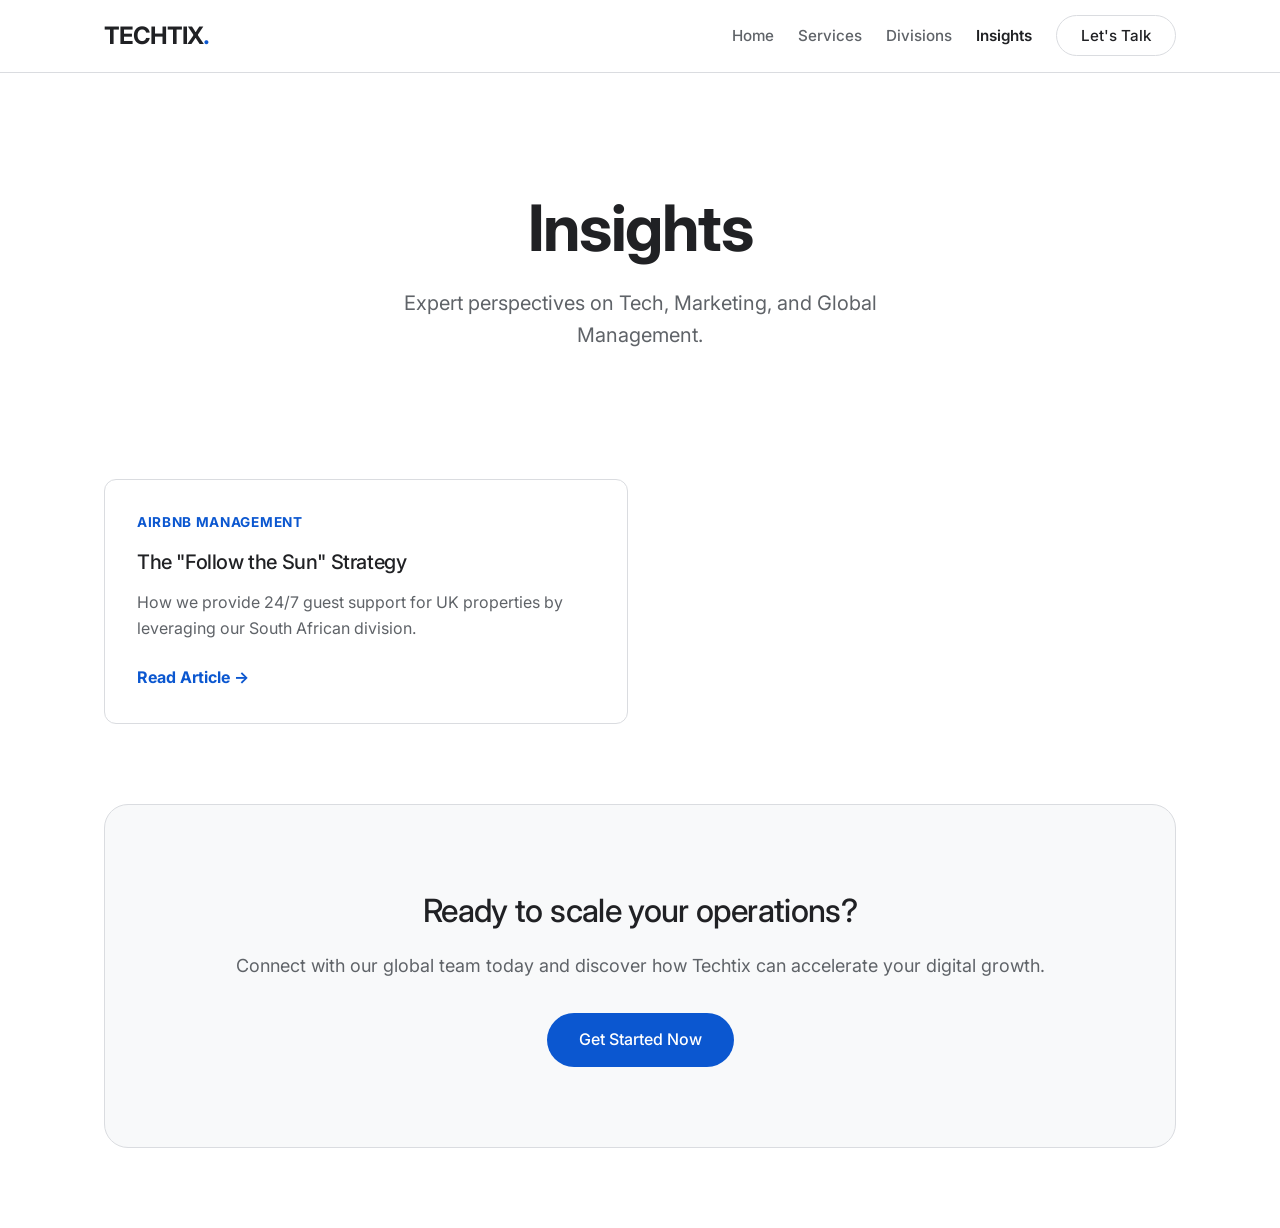
<file: insights.html>
<!DOCTYPE html>
<html lang="en">
<head>
    <meta charset="UTF-8">
    <meta name="viewport" content="width=device-width, initial-scale=1.0">
    <title>Insights | Techtix Labs</title>
    <link rel="stylesheet" href="https://cdnjs.cloudflare.com/ajax/libs/font-awesome/6.4.0/css/all.min.css">
    <link rel="stylesheet" href="styles.css">
</head>
<body>

    <header id="main-header">
        <div class="container nav-container">
            <a href="index.html" class="logo">
                <strong style="font-size: 1.5rem; letter-spacing: -1px; color: var(--text-main);">TECHTIX<span style="color: var(--primary);">.</span></strong>
            </a>
            <ul class="nav-links">
                <li><a href="index.html">Home</a></li>
                <li><a href="services.html">Services</a></li>
                <li><a href="divisions.html">Divisions</a></li>
                <li><a href="insights.html" style="color: var(--text-main); font-weight: 600;">Insights</a></li>
                <li><a href="contact.html" class="btn-nav">Let's Talk</a></li>
            </ul>
        </div>
    </header>

    <main>
        <section class="hero">
            <div class="container hero-content">
                <h1>Insights</h1>
                <p>Expert perspectives on Tech, Marketing, and Global Management.</p>
            </div>
        </section>

        <section class="section-padding" style="padding-top: 0;">
            <div class="container">
                <div class="bento-grid">
                    <a href="#" class="bento-card" style="color: inherit; text-decoration: none;">
                        <span style="color: var(--primary); font-size: 0.85rem; font-weight: 700; text-transform: uppercase; margin-bottom: 12px; display: block; letter-spacing: 0.05em;">Airbnb Management</span>
                        <h3>The "Follow the Sun" Strategy</h3>
                        <p style="margin-bottom: var(--space-md);">How we provide 24/7 guest support for UK properties by leveraging our South African division.</p>
                        <strong style="color: var(--primary); font-size: 1rem; margin-top: auto;">Read Article →</strong>
                    </a>
                </div>
            </div>
        </section>

        <section class="container">
            <div class="cta-block">
                <h2 style="font-size: 2rem; margin-bottom: 16px;">Ready to scale your operations?</h2>
                <p style="color: var(--text-muted); font-size: 1.125rem; margin-bottom: 32px;">Connect with our global team today and discover how Techtix can accelerate your digital growth.</p>
                <a href="contact.html" class="btn-primary">Get Started Now</a>
            </div>
        </section>
    </main>

    <script>
        let lastScrollY = window.scrollY;
        const header = document.getElementById('main-header');
        window.addEventListener('scroll', () => {
            if (lastScrollY < window.scrollY && window.scrollY > 100) {
                header.style.transform = 'translateY(-100%)';
            } else {
                header.style.transform = 'translateY(0)';
            }
            lastScrollY = window.scrollY;
        });
    </script>
</body>
</html>
</file>
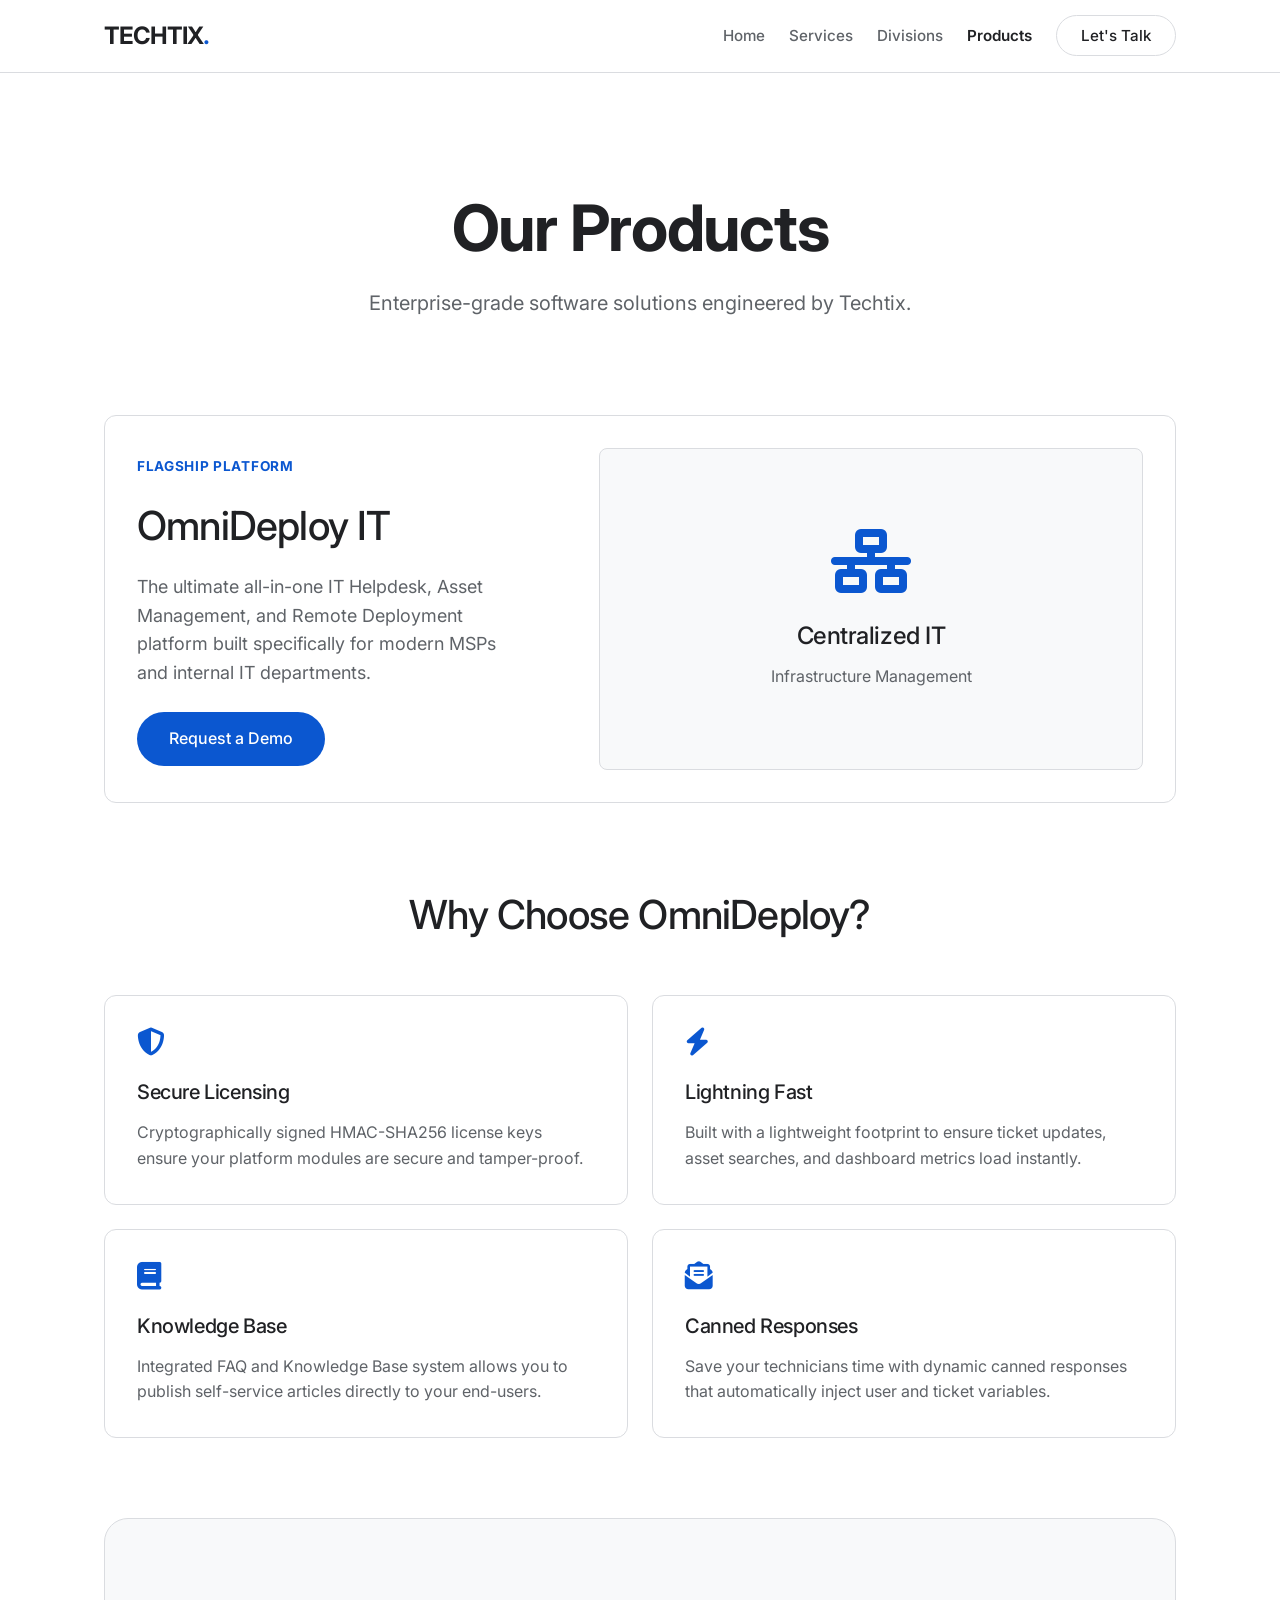
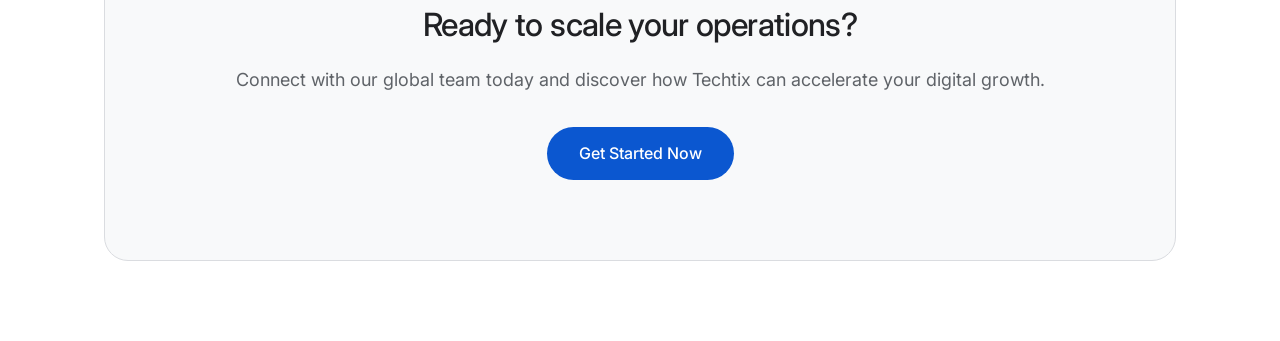
<file: products.html>
<!DOCTYPE html>
<html lang="en">
<head>
    <meta charset="UTF-8">
    <meta name="viewport" content="width=device-width, initial-scale=1.0">
    <title>Products | Techtix</title>
    <link rel="stylesheet" href="https://cdnjs.cloudflare.com/ajax/libs/font-awesome/6.4.0/css/all.min.css">
    <link rel="stylesheet" href="styles.css">
</head>
<body>

    <header id="main-header">
        <div class="container nav-container">
            <a href="index.html" class="logo">
                <strong style="font-size: 1.5rem; letter-spacing: -1px; color: var(--text-main);">TECHTIX<span style="color: var(--primary);">.</span></strong>
            </a>
            <ul class="nav-links">
                <li><a href="index.html">Home</a></li>
                <li><a href="services.html">Services</a></li>
                <li><a href="divisions.html">Divisions</a></li>
                <li><a href="products.html" style="color: var(--text-main); font-weight: 600;">Products</a></li>
                <li><a href="contact.html" class="btn-nav">Let's Talk</a></li>
            </ul>
        </div>
    </header>

    <main>
        <section class="hero" style="padding-bottom: var(--space-lg);">
            <div class="container hero-content">
                <h1>Our Products</h1>
                <p>Enterprise-grade software solutions engineered by Techtix.</p>
            </div>
        </section>

        <section class="section-padding" style="padding-top: 0;">
            <div class="container">
                <div class="bento-card" style="display: flex; flex-direction: row; gap: var(--space-xl); align-items: center; flex-wrap: wrap; margin-bottom: var(--space-xl);">
                    <div style="flex: 1; min-width: 300px;">
                        <span style="color: var(--primary); font-size: 0.85rem; font-weight: 700; text-transform: uppercase; letter-spacing: 0.05em;">Flagship Platform</span>
                        <h2 style="font-size: 2.5rem; margin: 15px 0;">OmniDeploy IT</h2>
                        <p style="margin-bottom: var(--space-md); color: var(--text-muted); font-size: 1.125rem;">The ultimate all-in-one IT Helpdesk, Asset Management, and Remote Deployment platform built specifically for modern MSPs and internal IT departments.</p>
                        <a href="contact.html" class="btn-primary">Request a Demo</a>
                    </div>
                    <div style="flex: 1; min-width: 300px; text-align: center; padding: var(--space-xl); background: var(--bg-secondary); border-radius: 8px; border: 1px solid var(--border-color);">
                        <i class="fas fa-network-wired" style="font-size: 4rem; color: var(--primary); margin-bottom: 24px;"></i>
                        <h3 style="font-size: 1.5rem; margin-bottom: 8px;">Centralized IT</h3>
                        <p style="color: var(--text-muted);">Infrastructure Management</p>
                    </div>
                </div>

                <div class="section-header">
                    <h2>Why Choose OmniDeploy?</h2>
                </div>
                
                <div class="bento-grid">
                    <div class="bento-card">
                        <i class="fas fa-shield-alt"></i>
                        <h3>Secure Licensing</h3>
                        <p>Cryptographically signed HMAC-SHA256 license keys ensure your platform modules are secure and tamper-proof.</p>
                    </div>
                    <div class="bento-card">
                        <i class="fas fa-bolt"></i>
                        <h3>Lightning Fast</h3>
                        <p>Built with a lightweight footprint to ensure ticket updates, asset searches, and dashboard metrics load instantly.</p>
                    </div>
                    <div class="bento-card">
                        <i class="fas fa-book"></i>
                        <h3>Knowledge Base</h3>
                        <p>Integrated FAQ and Knowledge Base system allows you to publish self-service articles directly to your end-users.</p>
                    </div>
                    <div class="bento-card">
                        <i class="fas fa-envelope-open-text"></i>
                        <h3>Canned Responses</h3>
                        <p>Save your technicians time with dynamic canned responses that automatically inject user and ticket variables.</p>
                    </div>
                </div>
            </div>
        </section>
        
        <section class="container">
            <div class="cta-block">
                <h2 style="font-size: 2rem; margin-bottom: 16px;">Ready to scale your operations?</h2>
                <p style="color: var(--text-muted); font-size: 1.125rem; margin-bottom: 32px;">Connect with our global team today and discover how Techtix can accelerate your digital growth.</p>
                <a href="contact.html" class="btn-primary">Get Started Now</a>
            </div>
        </section>
    </main>

    <script>
        let lastScrollY = window.scrollY;
        const header = document.getElementById('main-header');
        window.addEventListener('scroll', () => {
            if (lastScrollY < window.scrollY && window.scrollY > 100) {
                header.style.transform = 'translateY(-100%)';
            } else {
                header.style.transform = 'translateY(0)';
            }
            lastScrollY = window.scrollY;
        });
    </script>
</body>
</html>
</file>
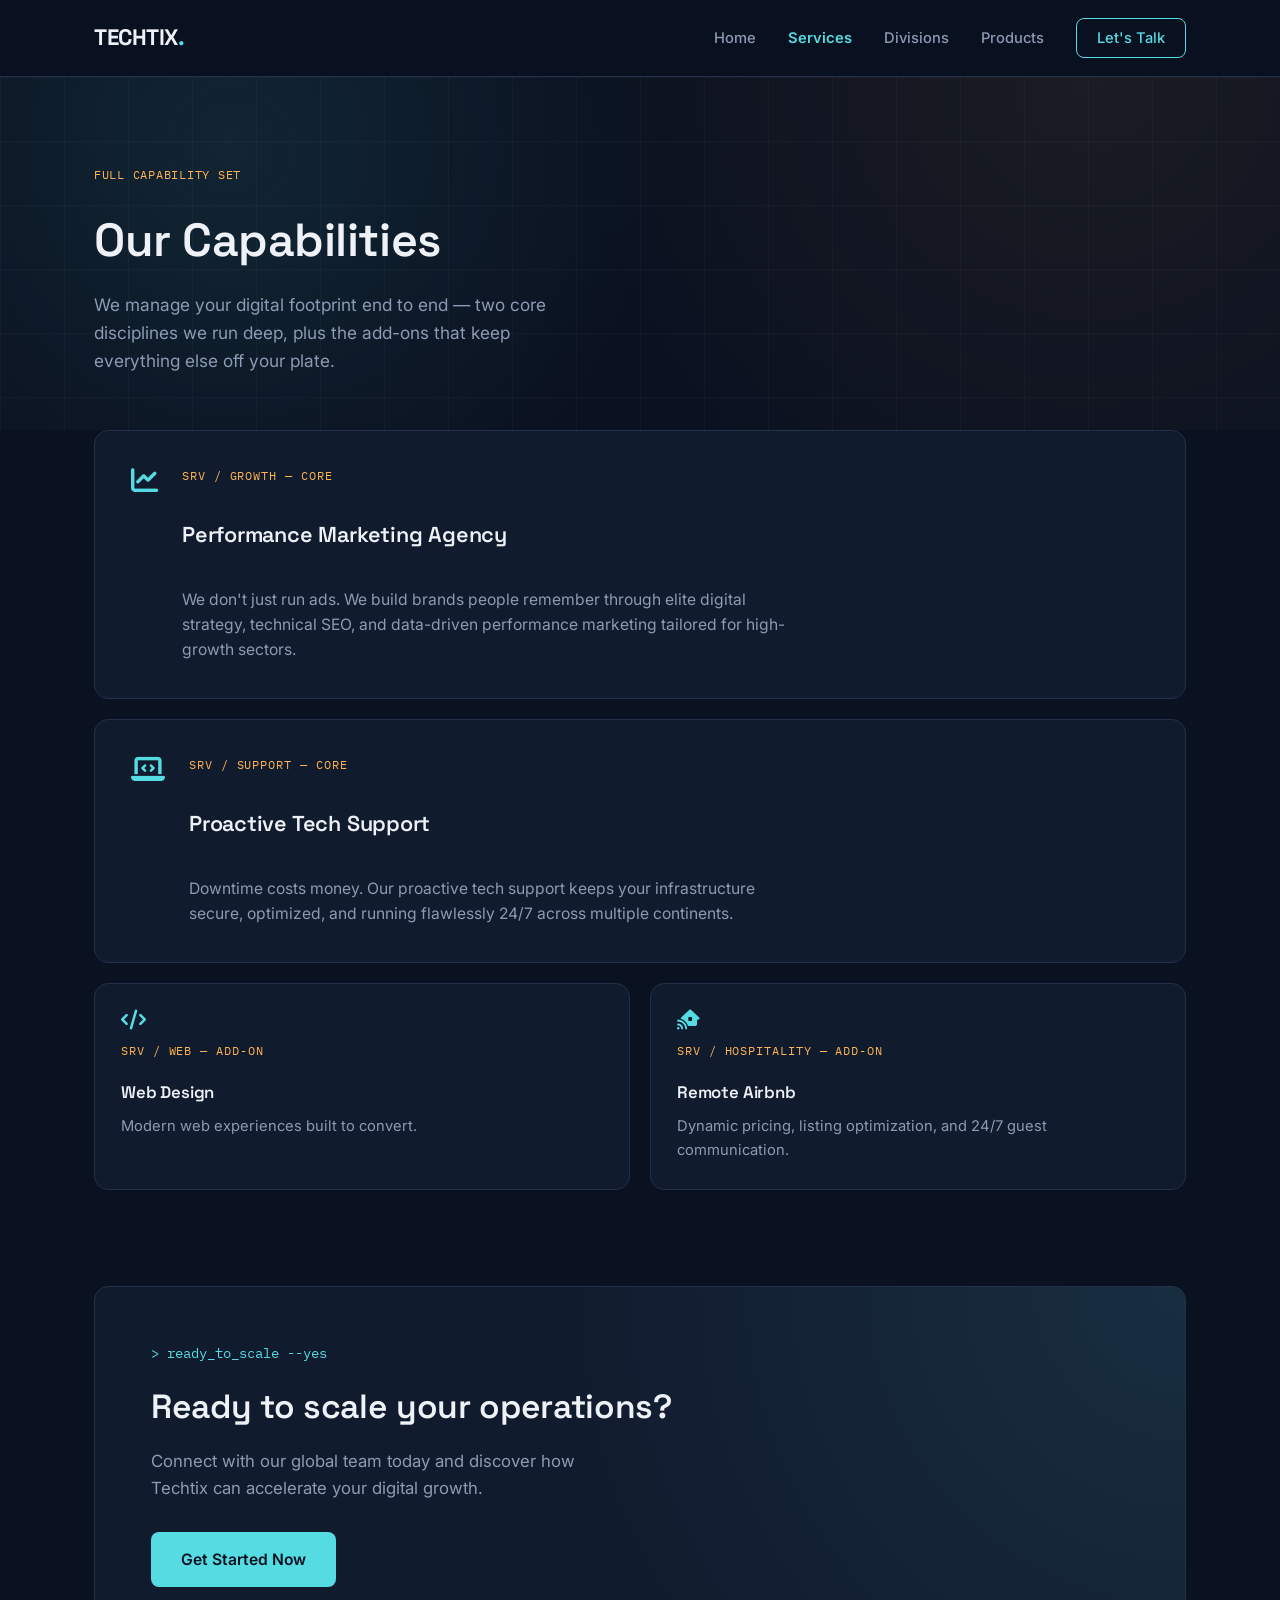
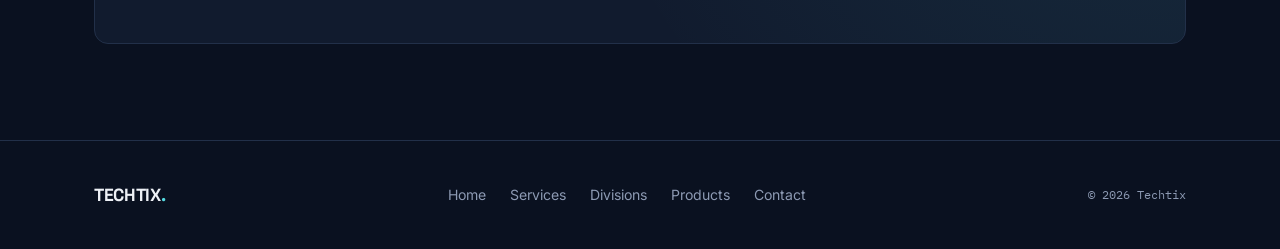
<file: services.html>
<!DOCTYPE html>
<html lang="en">

<head>
    <meta charset="UTF-8">
    <meta name="viewport" content="width=device-width, initial-scale=1.0">
    <title>Services | Techtix</title>
    <link rel="preconnect" href="https://fonts.googleapis.com">
    <link rel="preconnect" href="https://fonts.gstatic.com" crossorigin>
    <link
        href="https://fonts.googleapis.com/css2?family=Space+Grotesk:wght@500;600;700&family=Inter:wght@400;500;600&family=IBM+Plex+Mono:wght@400;500&display=swap"
        rel="stylesheet">
    <link rel="stylesheet" href="https://cdnjs.cloudflare.com/ajax/libs/font-awesome/6.4.0/css/all.min.css">
    <style>
        :root {
            --ink: #0a1120;
            --panel: #111b2e;
            --panel-hi: #16233a;
            --border: #223049;
            --fog: #8d9ab3;
            --paper: #eef1f6;
            --cyan: #55dbe2;
            --amber: #ffb454;
            --radius: 14px;
            --max: 1140px;
        }

        * {
            margin: 0;
            padding: 0;
            box-sizing: border-box;
        }

        html {
            scroll-behavior: smooth;
        }

        body {
            background: var(--ink);
            color: var(--paper);
            font-family: 'Inter', sans-serif;
            line-height: 1.6;
            -webkit-font-smoothing: antialiased;
        }

        a {
            color: inherit;
            text-decoration: none;
        }

        .container {
            max-width: var(--max);
            margin: 0 auto;
            padding: 0 24px;
        }

        h1,
        h2,
        h3 {
            font-family: 'Space Grotesk', sans-serif;
            font-weight: 600;
            letter-spacing: -0.01em;
        }

        .mono {
            font-family: 'IBM Plex Mono', monospace;
        }

        a:focus-visible,
        button:focus-visible {
            outline: 2px solid var(--cyan);
            outline-offset: 3px;
            border-radius: 4px;
        }

        /* ---------- header ---------- */

        #main-header {
            position: sticky;
            top: 0;
            z-index: 50;
            background: rgba(10, 17, 32, 0.85);
            backdrop-filter: blur(10px);
            border-bottom: 1px solid var(--border);
            transition: transform 0.35s ease;
        }

        .nav-container {
            display: flex;
            align-items: center;
            justify-content: space-between;
            height: 76px;
        }

        .logo strong {
            font-family: 'Space Grotesk', sans-serif;
            font-size: 1.4rem;
            letter-spacing: -0.02em;
            color: var(--paper);
        }

        .logo strong span {
            color: var(--cyan);
        }

        .nav-links {
            display: flex;
            align-items: center;
            gap: 32px;
            list-style: none;
        }

        .nav-links a {
            font-size: 0.92rem;
            font-weight: 500;
            color: var(--fog);
            transition: color 0.2s ease;
        }

        .nav-links a:hover {
            color: var(--paper);
        }

        .nav-links a.active {
            color: var(--cyan);
            font-weight: 600;
        }

        .btn-nav {
            padding: 10px 20px !important;
            border: 1px solid var(--cyan);
            border-radius: 8px;
            color: var(--cyan) !important;
        }

        .btn-nav:hover {
            background: var(--cyan);
            color: var(--ink) !important;
        }

        /* ---------- page hero ---------- */

        .page-hero {
            position: relative;
            padding: 88px 0 56px;
            background-image:
                radial-gradient(circle at 18% 20%, rgba(85, 219, 226, 0.10), transparent 40%),
                radial-gradient(circle at 85% 0%, rgba(255, 180, 84, 0.07), transparent 45%),
                repeating-linear-gradient(to right, rgba(255, 255, 255, 0.03) 0, rgba(255, 255, 255, 0.03) 1px, transparent 1px, transparent 64px),
                repeating-linear-gradient(to bottom, rgba(255, 255, 255, 0.03) 0, rgba(255, 255, 255, 0.03) 1px, transparent 1px, transparent 64px);
        }

        .page-hero .eyebrow {
            font-family: 'IBM Plex Mono', monospace;
            font-size: 0.78rem;
            letter-spacing: 0.06em;
            color: var(--amber);
            text-transform: uppercase;
            margin-bottom: 18px;
            display: block;
        }

        .page-hero h1 {
            font-size: clamp(2.1rem, 4.5vw, 2.9rem);
            color: var(--paper);
            margin-bottom: 14px;
        }

        .page-hero p {
            color: var(--fog);
            font-size: 1.08rem;
            max-width: 480px;
        }

        /* ---------- bento grid ---------- */

        .section-padding {
            padding: 0 0 96px;
        }

        .bento-grid {
            display: grid;
            grid-template-columns: repeat(2, 1fr);
            gap: 20px;
        }

        .bento-card {
            position: relative;
            background: var(--panel);
            border: 1px solid var(--border);
            border-radius: var(--radius);
            padding: 32px;
            transition: border-color 0.25s ease, transform 0.25s ease;
        }

        .bento-card::before,
        .bento-card::after {
            content: "";
            position: absolute;
            width: 16px;
            height: 16px;
            opacity: 0;
            transition: opacity 0.25s ease;
        }

        .bento-card::before {
            top: -1px;
            left: -1px;
            border-top: 2px solid var(--cyan);
            border-left: 2px solid var(--cyan);
            border-top-left-radius: 6px;
        }

        .bento-card::after {
            bottom: -1px;
            right: -1px;
            border-bottom: 2px solid var(--cyan);
            border-right: 2px solid var(--cyan);
            border-bottom-right-radius: 6px;
        }

        .bento-card:hover {
            transform: translateY(-3px);
        }

        .bento-card:hover::before,
        .bento-card:hover::after {
            opacity: 1;
        }

        .card-code {
            font-family: 'IBM Plex Mono', monospace;
            font-size: 0.72rem;
            letter-spacing: 0.08em;
            color: var(--amber);
            text-transform: uppercase;
            display: block;
            margin-bottom: 18px;
        }

        .bento-card i {
            font-size: 1.5rem;
            color: var(--cyan);
            margin-bottom: 16px;
            display: block;
        }

        .bento-card h3 {
            font-size: 1.2rem;
            color: var(--paper);
            margin-bottom: 10px;
        }

        .bento-card p {
            color: var(--fog);
            font-size: 0.98rem;
        }

        /* core services: full-width, more presence */
        .bento-card--core {
            grid-column: span 2;
            display: grid;
            grid-template-columns: auto 1fr;
            align-items: start;
            gap: 24px;
            padding: 36px;
        }

        .bento-card--core i {
            margin-bottom: 0;
            font-size: 1.7rem;
        }

        .bento-card--core .card-code {
            grid-column: 2;
            margin-bottom: 8px;
        }

        .bento-card--core h3 {
            grid-column: 2;
            font-size: 1.35rem;
        }

        .bento-card--core p {
            grid-column: 2;
            max-width: 620px;
        }

        /* add-on services: compact */
        .bento-card--add {
            padding: 26px;
        }

        .bento-card--add i {
            font-size: 1.25rem;
            margin-bottom: 12px;
        }

        .bento-card--add h3 {
            font-size: 1.05rem;
        }

        .bento-card--add p {
            font-size: 0.92rem;
        }

        /* ---------- cta ---------- */

        .cta-block {
            position: relative;
            background: var(--panel);
            border: 1px solid var(--border);
            border-radius: var(--radius);
            padding: 56px;
            margin-bottom: 96px;
            overflow: hidden;
        }

        .cta-block::before {
            content: "";
            position: absolute;
            inset: 0;
            background: radial-gradient(circle at 100% 0%, rgba(85, 219, 226, 0.10), transparent 55%);
            pointer-events: none;
        }

        .cta-prompt {
            font-family: 'IBM Plex Mono', monospace;
            color: var(--cyan);
            font-size: 0.85rem;
            margin-bottom: 16px;
            position: relative;
        }

        .cta-block h2 {
            font-size: clamp(1.7rem, 3vw, 2.1rem);
            color: var(--paper);
            margin-bottom: 14px;
            position: relative;
        }

        .cta-block p {
            color: var(--fog);
            font-size: 1.05rem;
            margin-bottom: 30px;
            max-width: 480px;
            position: relative;
        }

        .btn-primary {
            display: inline-block;
            background: var(--cyan);
            color: var(--ink);
            font-weight: 600;
            padding: 15px 30px;
            border-radius: 8px;
            font-size: 0.98rem;
            position: relative;
            transition: transform 0.2s ease, box-shadow 0.2s ease;
        }

        .btn-primary:hover {
            transform: translateY(-2px);
            box-shadow: 0 8px 24px rgba(85, 219, 226, 0.25);
        }

        /* ---------- footer ---------- */

        footer {
            border-top: 1px solid var(--border);
            padding: 40px 0;
        }

        .footer-row {
            display: flex;
            align-items: center;
            justify-content: space-between;
            flex-wrap: wrap;
            gap: 16px;
        }

        .footer-links {
            display: flex;
            gap: 24px;
            list-style: none;
            flex-wrap: wrap;
        }

        .footer-links a {
            font-size: 0.88rem;
            color: var(--fog);
        }

        .footer-links a:hover {
            color: var(--paper);
        }

        .footer-copy {
            font-family: 'IBM Plex Mono', monospace;
            font-size: 0.78rem;
            color: var(--fog);
        }

        /* ---------- responsive ---------- */

        @media (max-width: 860px) {
            .nav-links {
                gap: 16px;
            }

            .nav-links li:not(:last-child) {
                display: none;
            }

            .bento-grid {
                grid-template-columns: 1fr;
            }

            .bento-card--core {
                grid-column: span 1;
                grid-template-columns: 1fr;
            }

            .bento-card--core .card-code,
            .bento-card--core h3,
            .bento-card--core p {
                grid-column: 1;
            }

            .bento-card--core i {
                margin-bottom: 16px;
            }

            .cta-block {
                padding: 36px 24px;
            }
        }

        @media (prefers-reduced-motion: reduce) {
            * {
                animation-duration: 0.001ms !important;
                transition-duration: 0.001ms !important;
            }
        }
    </style>
</head>

<body>

    <header id="main-header">
        <div class="container nav-container">
            <a href="index.html" class="logo">
                <strong>TECHTIX<span>.</span></strong>
            </a>
            <ul class="nav-links">
                <li><a href="index.html">Home</a></li>
                <li><a href="services.html" class="active">Services</a></li>
                <li><a href="divisions.html">Divisions</a></li>
                <li><a href="products.html">Products</a></li>
                <li><a href="contact.html" class="btn-nav">Let's Talk</a></li>
            </ul>
        </div>
    </header>

    <main>

        <section class="page-hero">
            <div class="container">
                <span class="eyebrow">Full capability set</span>
                <h1>Our Capabilities</h1>
                <p>We manage your digital footprint end to end &mdash; two core disciplines we run deep, plus the
                    add-ons that keep everything else off your plate.</p>
            </div>
        </section>

        <section class="section-padding">
            <div class="container">
                <div class="bento-grid">

                    <div class="bento-card bento-card--core">
                        <i class="fas fa-chart-line"></i>
                        <span class="card-code">SRV / GROWTH — CORE</span>
                        <h3>Performance Marketing Agency</h3>
                        <p>We don't just run ads. We build brands people remember through elite digital strategy,
                            technical SEO, and data-driven performance marketing tailored for high-growth sectors.</p>
                    </div>

                    <div class="bento-card bento-card--core">
                        <i class="fas fa-laptop-code"></i>
                        <span class="card-code">SRV / SUPPORT — CORE</span>
                        <h3>Proactive Tech Support</h3>
                        <p>Downtime costs money. Our proactive tech support keeps your infrastructure secure, optimized,
                            and running flawlessly 24/7 across multiple continents.</p>
                    </div>

                    <div class="bento-card bento-card--add">
                        <i class="fas fa-code"></i>
                        <span class="card-code">SRV / WEB — ADD-ON</span>
                        <h3>Web Design</h3>
                        <p>Modern web experiences built to convert.</p>
                    </div>

                    <div class="bento-card bento-card--add">
                        <i class="fas fa-house-signal"></i>
                        <span class="card-code">SRV / HOSPITALITY — ADD-ON</span>
                        <h3>Remote Airbnb</h3>
                        <p>Dynamic pricing, listing optimization, and 24/7 guest communication.</p>
                    </div>

                </div>
            </div>
        </section>

        <section class="container">
            <div class="cta-block">
                <div class="cta-prompt">&gt; ready_to_scale --yes</div>
                <h2>Ready to scale your operations?</h2>
                <p>Connect with our global team today and discover how Techtix can accelerate your digital growth.</p>
                <a href="contact.html" class="btn-primary">Get Started Now</a>
            </div>
        </section>

    </main>

    <footer>
        <div class="container footer-row">
            <a href="index.html" class="logo"><strong style="font-size:1.1rem;">TECHTIX<span>.</span></strong></a>
            <ul class="footer-links">
                <li><a href="index.html">Home</a></li>
                <li><a href="services.html">Services</a></li>
                <li><a href="divisions.html">Divisions</a></li>
                <li><a href="products.html">Products</a></li>
                <li><a href="contact.html">Contact</a></li>
            </ul>
            <span class="footer-copy">&copy; 2026 Techtix</span>
        </div>
    </footer>

    <script>
        let lastScrollY = window.scrollY;
        const header = document.getElementById('main-header');
        window.addEventListener('scroll', () => {
            if (lastScrollY < window.scrollY && window.scrollY > 100) {
                header.style.transform = 'translateY(-100%)';
            } else {
                header.style.transform = 'translateY(0)';
            }
            lastScrollY = window.scrollY;
        });
    </script>

</body>

</html>
</file>
<file: styles.css>
/* --- TECHTIX: GOOGLE MINIMALIST ARCHITECTURE V3 --- */
@import url('https://fonts.googleapis.com/css2?family=Google+Sans:wght@400;500;700&family=Inter:wght@400;500;600&display=swap');

:root {
    /* Colors */
    --primary: #0b57d0; /* Updated for strict WCAG 4.5:1 contrast */
    --bg-main: #ffffff;
    --bg-secondary: #f8f9fa; 
    --text-main: #202124; 
    --text-muted: #5f6368; 
    --border-color: #dadce0; 
    
    /* Strict Spacing System - Desktop */
    --space-sm: 8px;
    --space-md: 24px;
    --space-lg: 48px;
    --space-xl: 80px;

    --transition-fast: 200ms ease-in-out;
}

* { margin: 0; padding: 0; box-sizing: border-box; }

body {
    font-family: 'Inter', sans-serif; 
    background-color: var(--bg-main);
    color: var(--text-main);
    line-height: 1.6;
    -webkit-font-smoothing: antialiased;
}

h1, h2, h3, h4 {
    font-family: 'Google Sans', 'Inter', sans-serif;
    font-weight: 500;
    color: var(--text-main);
    letter-spacing: -0.02em;
}

a { text-decoration: none; }
ul { list-style: none; }

.container { max-width: 1200px; margin: 0 auto; padding: 0 5%; }

/* --- CLEAN ACCESSIBLE FOCUS STATES --- */
a:focus-visible, button:focus-visible, input:focus-visible, select:focus-visible, textarea:focus-visible {
    outline: 2px solid var(--primary);
    outline-offset: 2px;
    border-radius: 4px;
}

/* --- MINIMAL HEADER --- */
header {
    position: sticky;
    top: 0; width: 100%;
    background: var(--bg-main);
    border-bottom: 1px solid var(--border-color);
    z-index: 100;
}

.nav-container {
    display: flex; justify-content: space-between; align-items: center;
    height: 72px;
}

.nav-links { display: flex; align-items: center; gap: var(--space-md); }
.nav-links a {
    color: var(--text-muted);
    font-weight: 500;
    font-size: 0.95rem;
    transition: color var(--transition-fast);
}
.nav-links a:hover { color: var(--text-main); }

/* Secondary CTA (Ghost Button) to resolve Task #3 */
.btn-nav {
    background: transparent;
    color: var(--text-main) !important;
    padding: 10px 24px;
    border-radius: 100px;
    border: 1px solid var(--border-color);
    font-weight: 500;
    transition: background var(--transition-fast);
}
.btn-nav:hover { background: var(--bg-secondary); }

/* --- FLAT, HIGH-CONTRAST HERO --- */
.hero {
    padding: 120px 0 var(--space-xl);
    background-color: var(--bg-main);
    text-align: center;
}

.hero h1 {
    font-size: clamp(2.5rem, 5vw, 4.5rem);
    line-height: 1.1;
    margin-bottom: var(--space-md);
    font-weight: 700;
}

.hero p {
    font-size: 1.25rem;
    color: var(--text-muted);
    max-width: 600px;
    margin: 0 auto var(--space-lg);
}

/* Primary CTA to resolve Task #1 & #3 */
.btn-primary {
    display: inline-block;
    background: var(--primary);
    color: #ffffff;
    padding: 14px 32px;
    border-radius: 100px;
    font-weight: 500;
    border: none;
    transition: background var(--transition-fast), box-shadow var(--transition-fast);
}
.btn-primary:hover {
    background: #0a4bba;
    box-shadow: 0 1px 3px rgba(0,0,0,0.12), 0 1px 2px rgba(0,0,0,0.24);
}

/* --- GOOGLE WORKSPACE STYLE CARDS --- */
.section-padding { padding: var(--space-xl) 0; }
.section-header { margin-bottom: var(--space-lg); text-align: center; }
.section-header h2 { font-size: 2.5rem; margin-bottom: 16px; }

.bento-grid {
    display: grid;
    grid-template-columns: repeat(2, 1fr);
    gap: var(--space-md);
}

.bento-card {
    background: var(--bg-main);
    border-radius: 12px; 
    padding: 32px;
    border: 1px solid var(--border-color); 
    display: flex;
    flex-direction: column;
    transition: border var(--transition-fast);
}

.bento-card:hover { border-color: var(--primary); }

.bento-card i { font-size: 1.75rem; color: var(--primary); margin-bottom: 20px; }
.bento-card h3 { font-size: 1.25rem; margin-bottom: 12px; }
.bento-card p { color: var(--text-muted); font-size: 1rem; }

/* BOFU CTA Block */
.cta-block {
    background: var(--bg-secondary);
    border-radius: 24px;
    padding: var(--space-xl) 5%;
    text-align: center;
    margin-bottom: var(--space-xl);
    border: 1px solid var(--border-color);
}

/* --- RESPONSIVE MOBILE OVERRIDES (Resolves Task #2) --- */
@media (max-width: 768px) {
    /* Mathematically scale down spacing variables for mobile */
    :root {
        --space-lg: 32px;
        --space-xl: 48px;
    }
    
    .bento-grid { grid-template-columns: 1fr; }
    .nav-links { display: none; }
}
</file>
